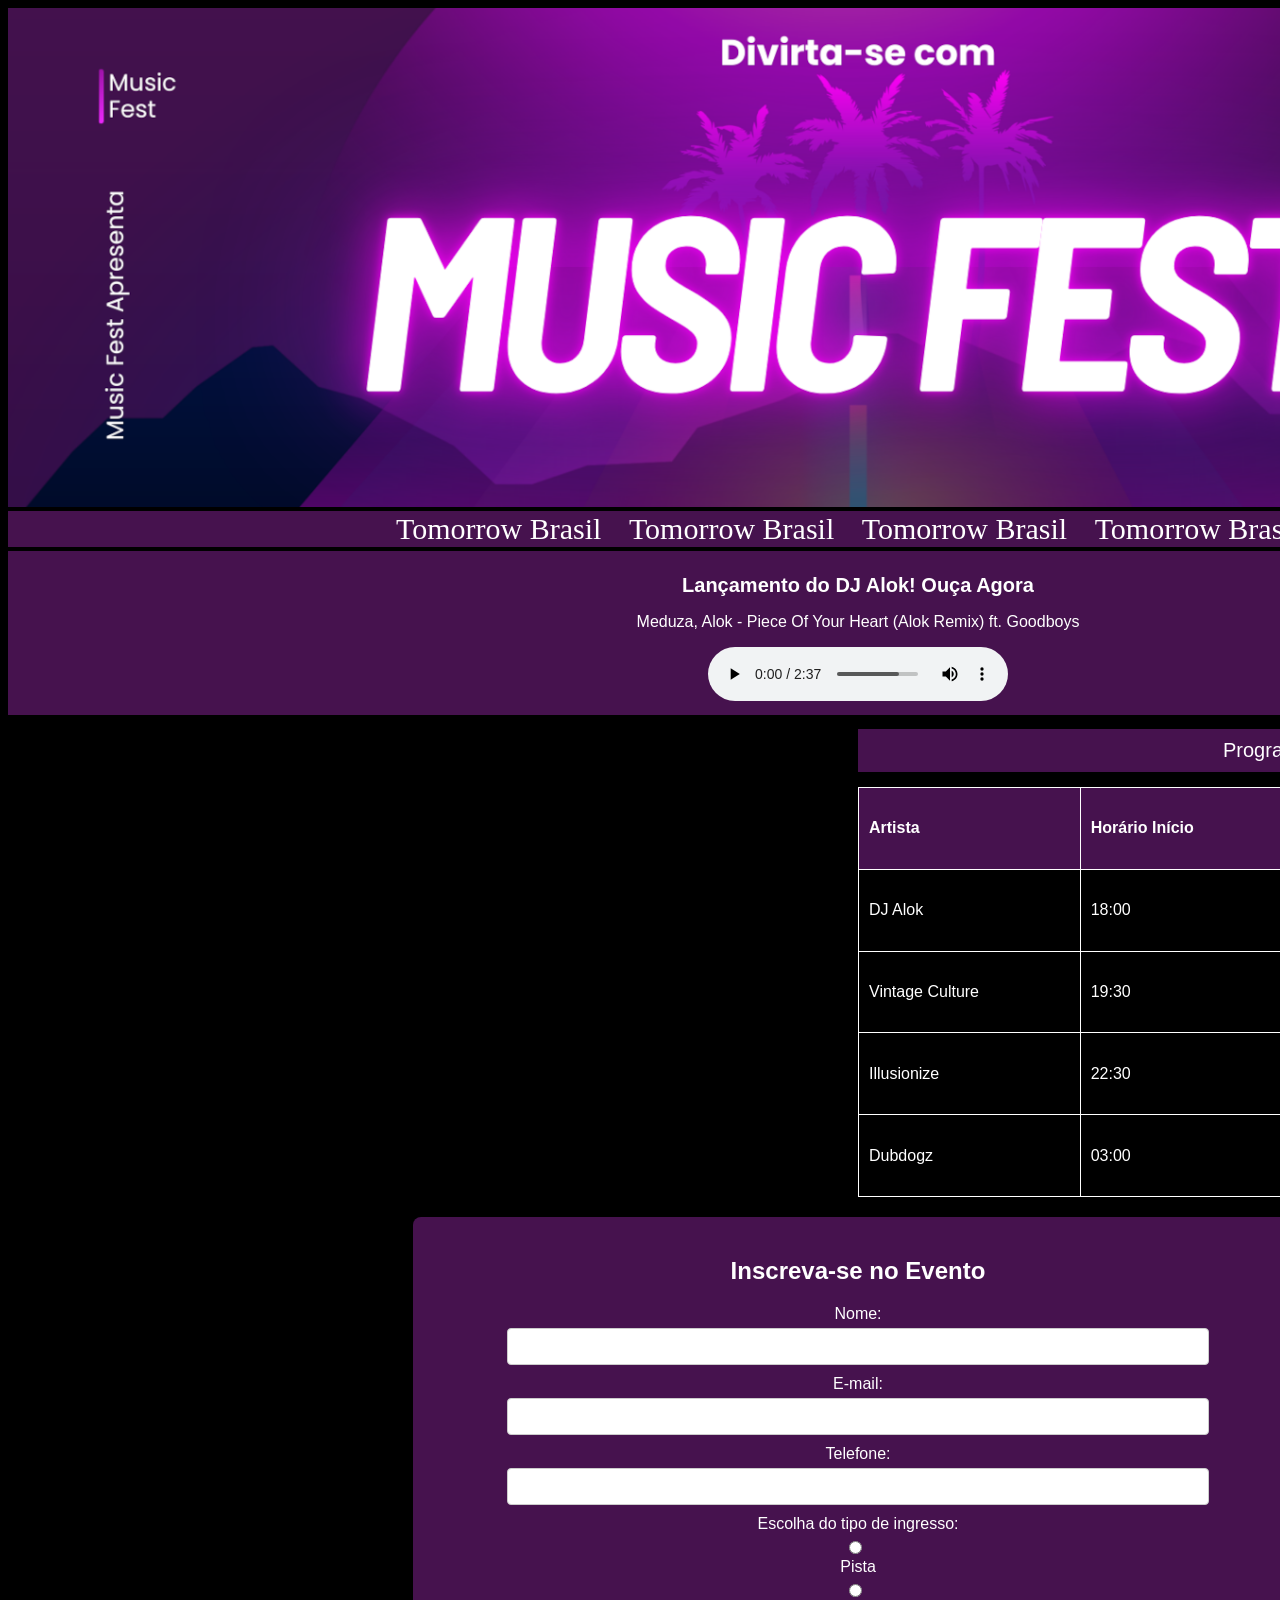
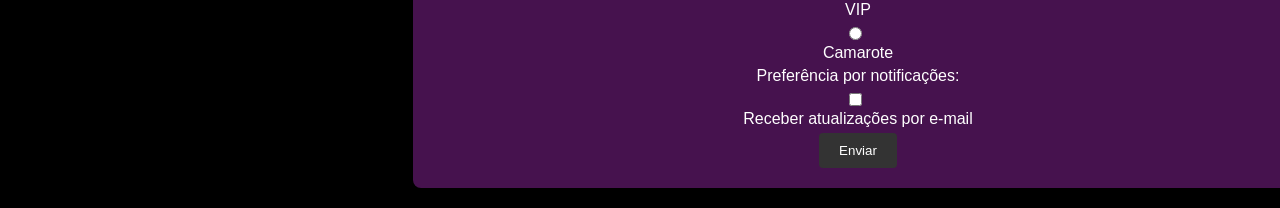
<file: Atividade1/index.html>
<!DOCTYPE html>
<html lang="pt-br">
<head>
    <meta charset="UTF-8">
    <meta name="viewport" content="width=device-width, initial-scale=1.0">
    <title>Music Fest</title>
    <style>
    
    body {
            background-color: #000000; 
            font-family: 'Arial', sans-serif;
        }
        .container {
            width: 1700px;
            margin: 0 auto;
            background-color: #000000;
        }
        header {
            background-color: #46124e;
            color: #ffffff;
            padding: 1px 0;
            text-align: center;
            
        }
        table {
            width: 50%;
            border-collapse: collapse;
        }
        table, th, td {
            border: 1px solid white;
        }
        th, td {
            padding: 10px;
            text-align: left;
            color: white;
        }
        th {
            background-color: #46124e;
        }
        .highlight {
            background-color: #46124e;
            color: white;
            padding: 10px;
            text-align: center;
            margin: 4px 0;
        }
        .form-container {
            background-color: #46124e;
            color: rgb(255, 255, 255);
            padding: 20px;
            margin: 20px auto;
            width: 50%;
            border-radius: 8px;
            text-align: center;
        }
        .form-container label {
            display: block;
            margin-bottom: 5px;
        }
        .form-container input[type="text"], .form-container input[type="email"], .form-container input[type="tel"] {
            width: 80%;
            padding: 10px;
            margin-bottom: 10px;
            border: 1px solid #ccc;
            border-radius: 4px;
            display: block;
            margin-left: auto;
            margin-right: auto;
        }
        .form-container input[type="radio"], .form-container input[type="checkbox"] {
            margin-right: 10px;
        }
        .form-container button {
            background-color: #333;
            color: white;
            padding: 10px 20px;
            border: none;
            border-radius: 4px;
            cursor: pointer;
        }
        .form-container button:hover {
            background-color: #222;
        }
      
    </style>
</head>
<body>
    <div class="container">

        <img src="MusicFest1.png" alt="Imagem da Companhia de Eventos MusicFest" width="1700">
        <header style="font-family: fantasy; font-size: 30px; color: #ffffff; text-align: center;">
            <p style="display: inline; margin-right: 20px;">Tomorrow Brasil</p>
            <p style="display: inline; margin-right: 20px;">Tomorrow Brasil</p>
            <p style="display: inline; margin-right: 20px;">Tomorrow Brasil</p>
            <p style="display: inline; margin-right: 20px;">Tomorrow Brasil</p>
        </header>
        <div class="highlight">
            <h1 style="font-size: 20px;">Lançamento do DJ Alok! Ouça Agora</h1>
            <p>Meduza, Alok - Piece Of Your Heart (Alok Remix) ft. Goodboys</p>
            <audio controls>
                <source src="Iframe Meduza, Alok - Piece Of Your Heart (Alok Remix) ft. Goodboys [MTbX4KC0AaU].mp3" type="audio/mpeg">
            </audio>
        </div>
      
        <div style="display: flex; justify-content: space-between;">

            <iframe width="850" height="478" src="https://www.youtube.com/embed/TfZJaQQ9UYE?autoplay=1&mute=1&si=JhqoTpYGnojwbrOu" title="YouTube video player" frameborder="0" allow="accelerometer; autoplay; clipboard-write; encrypted-media; gyroscope; picture-in-picture; web-share" referrerpolicy="strict-origin-when-cross-origin" allowfullscreen></iframe>
            <table>
                <caption style="caption-side: top; color: white; font-size: 20px; margin-bottom: 15px; margin-top: 10px; background-color: #46124e; padding: 10px;">Programação</caption>
                <tr>
                    <th>Artista</th><th>Horário Início</th><th>Horário Término</th><th>Data</th>
                </tr>
                <tr>
                    <td>DJ Alok</td><td>18:00</td><td>19:00</td><td>21/02/2025</td>
                </tr>
                <tr>
                    <td>Vintage Culture</td><td>19:30</td><td>20:30</td><td>21/02/2025</td>
                </tr>
                <tr>
                    <td>Illusionize</td><td>22:30</td><td>23:30</td><td>21/02/2025</td>
                </tr>
                <tr>
                    <td>Dubdogz</td><td>03:00</td><td>04:00</td><td>22/02/2025</td>
                </tr>
            </table>
        </div>
        <div class="form-container">
            <h2>Inscreva-se no Evento</h2>
            <form>
                <label for="name">Nome:</label>
                <input type="text" id="name" name="name" required>

                <label for="email">E-mail:</label>
                <input type="email" id="email" name="email" required>

                <label for="phone">Telefone:</label>
                <input type="tel" id="phone" name="phone" required>

                <label>Escolha do tipo de ingresso:</label>
                <input type="radio" id="pista" name="ticket" value="Pista" required>
                <label for="pista">Pista</label>
                <input type="radio" id="vip" name="ticket" value="VIP" required>
                <label for="vip">VIP</label>
                <input type="radio" id="camarote" name="ticket" value="Camarote" required>
                <label for="camarote">Camarote</label>

                <label for="updates">Preferência por notificações:</label>
                <input type="checkbox" id="updates" name="updates">
                <label for="updates">Receber atualizações por e-mail</label>

                <button type="submit">Enviar</button>
            </form>
        </div>
    </div>
</body>
</html>
</file>
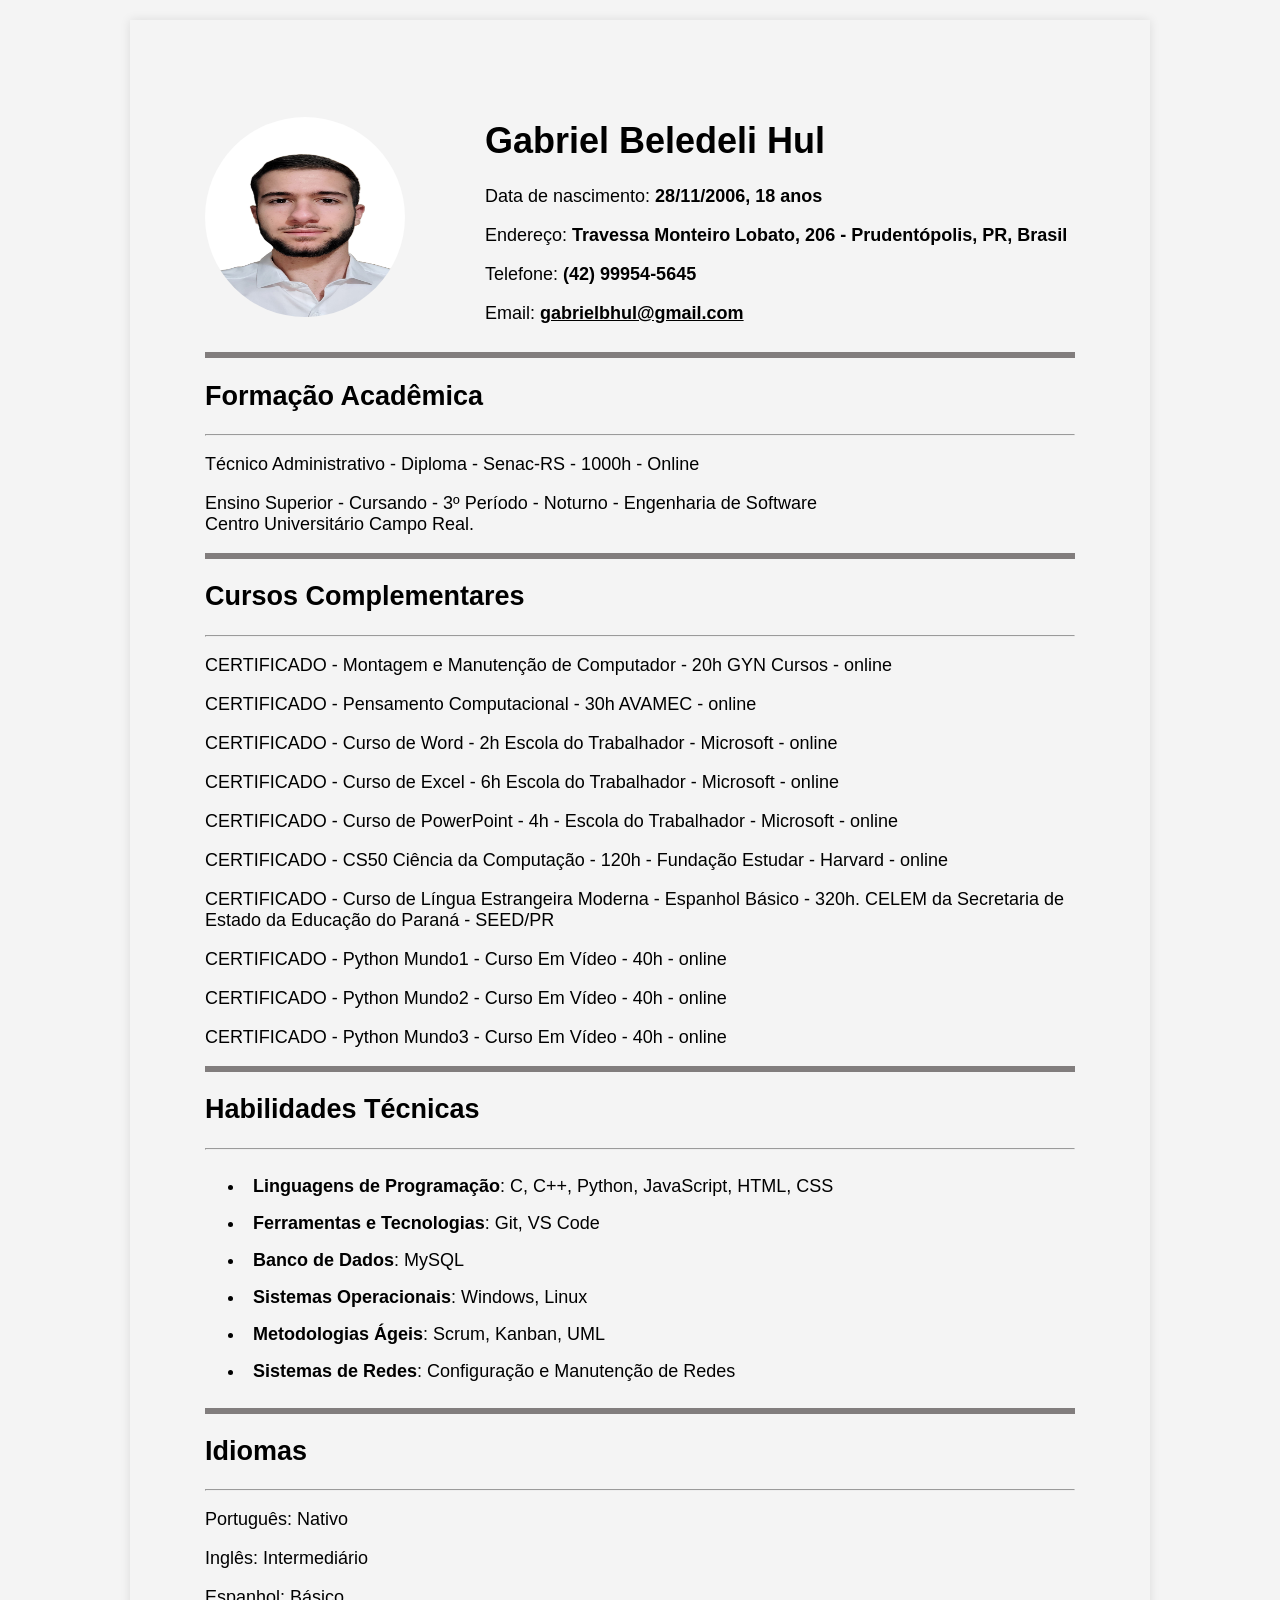
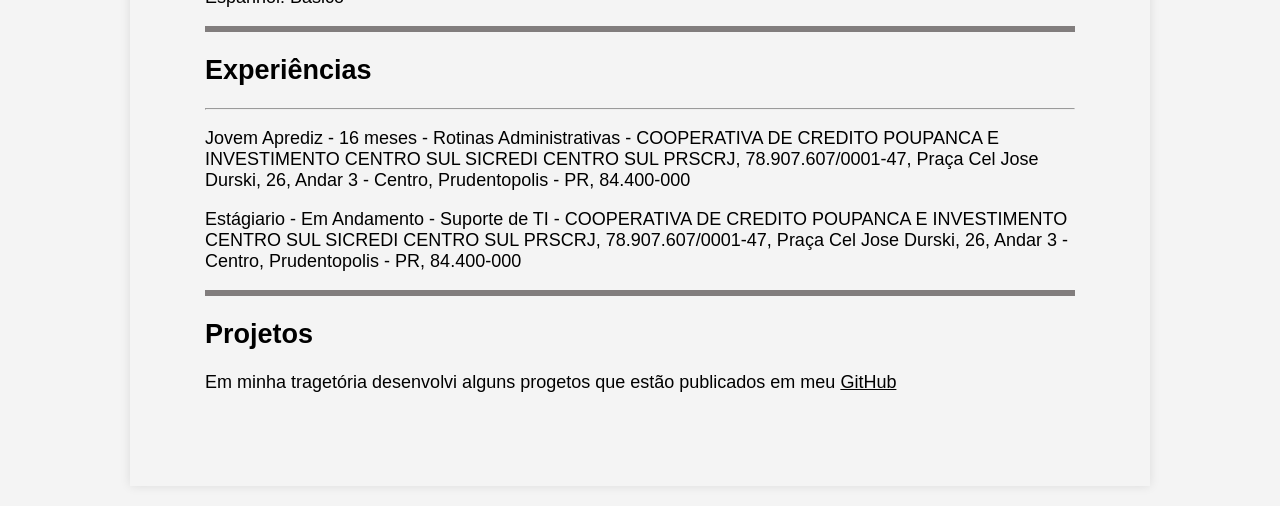
<file: Atividade2/index.htm>
<!DOCTYPE html>
<html lang="pt-br">
<head>
    <meta charset="UTF-8">
    <meta name="viewport" content="width=device-width, initial-scale=1.0">
    <title>Currículo.pdf</title>
    <link rel="stylesheet" href="estilo.css">
    <link rel="icon" href="ico.png" type="image/png">
</head>
<body>
    <div class="container">
        <div>
            <img src="foto.jpg" alt="Foto Minha" id="fotoeu">
        </div>
        <header>
            <h1><strong>Gabriel Beledeli Hul</strong></h1>
            <p>Data de nascimento: <strong>28/11/2006, 18 anos</strong></p>
            <p>Endereço: <strong>Travessa Monteiro Lobato, 206 - Prudentópolis, PR, Brasil</strong></p>
            <p>Telefone: <strong>(42) 99954-5645</strong></p>
            <p>Email: <strong><a href="mailto:gabrielbhul@gmail.com" style="color: black;">gabrielbhul@gmail.com</a></strong></p>
        </header>
    </div>
    <hr class="linha">
    <h2>Formação Acadêmica</h2>
    <hr>
    <p>Técnico Administrativo - Diploma - Senac-RS - 1000h - Online</p>
    <p>Ensino Superior - Cursando - 3º Período - Noturno - Engenharia de Software <br>Centro Universitário Campo Real.</p>
    <hr class="linha">
    <h2>Cursos Complementares</h2>
    <hr>
    <p>CERTIFICADO - Montagem e Manutenção de Computador - 20h GYN Cursos - online</p>
    <p>CERTIFICADO - Pensamento Computacional - 30h AVAMEC - online</p>
    <p>CERTIFICADO - Curso de Word - 2h Escola do Trabalhador - Microsoft - online</p>
    <p>CERTIFICADO - Curso de Excel - 6h Escola do Trabalhador - Microsoft - online</p>
    <p>CERTIFICADO - Curso de PowerPoint - 4h - Escola do Trabalhador - Microsoft - online</p>
    <p>CERTIFICADO - CS50 Ciência da Computação - 120h - Fundação Estudar - Harvard - online</p>
    <p>CERTIFICADO - Curso de Língua Estrangeira Moderna - Espanhol Básico - 320h. CELEM da Secretaria de Estado da Educação do Paraná - SEED/PR</p>
    <p>CERTIFICADO - Python Mundo1 - Curso Em Vídeo - 40h - online</p>
    <p>CERTIFICADO - Python Mundo2 - Curso Em Vídeo - 40h - online</p>
    <p>CERTIFICADO - Python Mundo3 - Curso Em Vídeo - 40h - online</p>
    <hr class="linha">
    <h2>Habilidades Técnicas</h2>
    <hr>
    <ul>
        <li class="lista"><strong>Linguagens de Programação</strong>: C, C++, Python, JavaScript, HTML, CSS</li>
        <li class="lista"><strong>Ferramentas e Tecnologias</strong>: Git, VS Code</li>
        <li class="lista"><strong>Banco de Dados</strong>: MySQL</li>
        <li class="lista"><strong>Sistemas Operacionais</strong>: Windows, Linux</li>
        <li class="lista"><strong>Metodologias Ágeis</strong>: Scrum, Kanban, UML</li>
        <li class="lista"><strong>Sistemas de Redes</strong>: Configuração e Manutenção de Redes</li>
    </ul>
    <hr class="linha">
    <h2>Idiomas</h2>
    <hr>
    <p>Português: Nativo</p>
    <p>Inglês: Intermediário</p>
    <p>Espanhol: Básico</p>
    <hr class="linha">
    <h2>Experiências</h2>
    <hr>
    <p>Jovem Aprediz - 16 meses - Rotinas Administrativas - COOPERATIVA DE CREDITO POUPANCA E INVESTIMENTO CENTRO SUL SICREDI CENTRO SUL PRSCRJ, 78.907.607/0001-47, Praça Cel Jose Durski, 26, Andar 3 - Centro, Prudentopolis - PR, 84.400-000</p>
    <p>Estágiario - Em Andamento - Suporte de TI - COOPERATIVA DE CREDITO POUPANCA E INVESTIMENTO CENTRO SUL SICREDI CENTRO SUL PRSCRJ, 78.907.607/0001-47, Praça Cel Jose Durski, 26, Andar 3 - Centro, Prudentopolis - PR, 84.400-000</p>
    <hr class="linha">
    <h2>Projetos</h2>
    <p>Em minha tragetória desenvolvi alguns progetos que estão publicados em meu <a href="https://github.com/GabrielBeledeli" target="_blank" style="color: black;">GitHub </a></p>
</body>
</html>
</file>
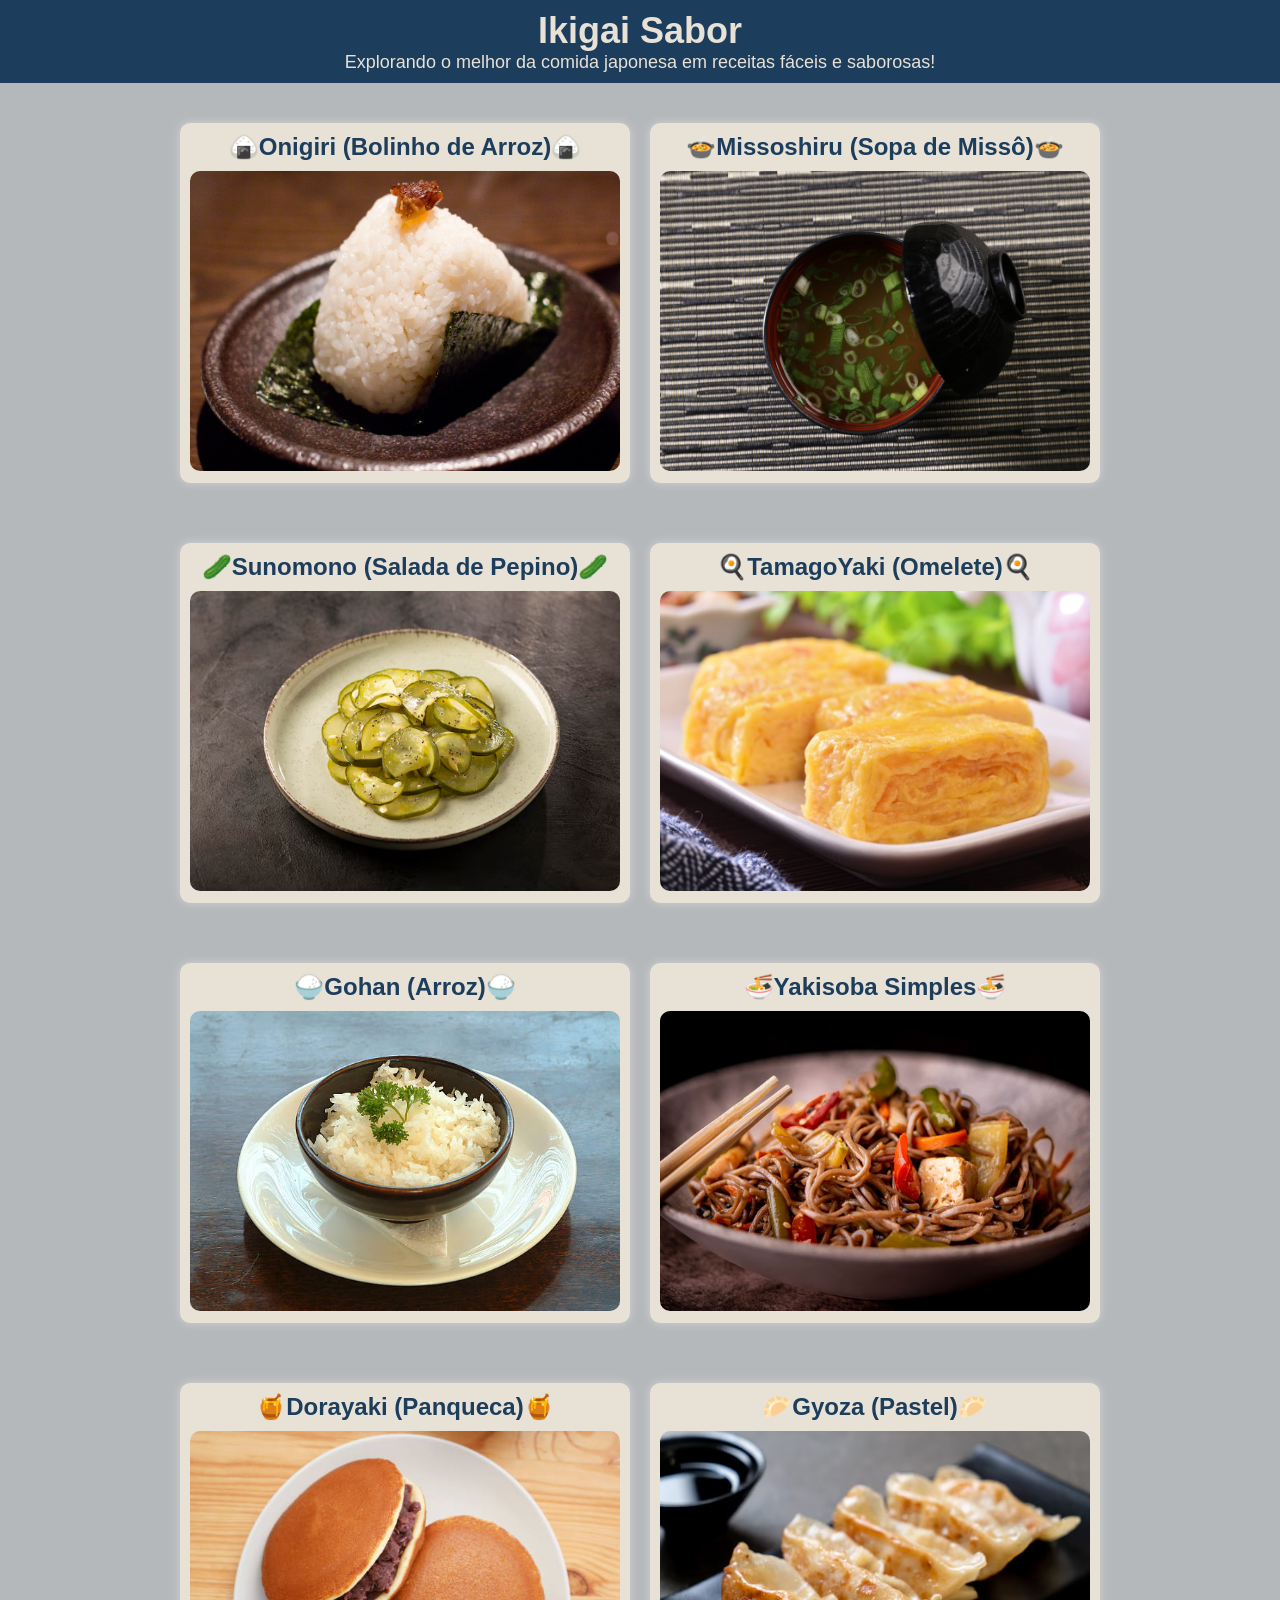
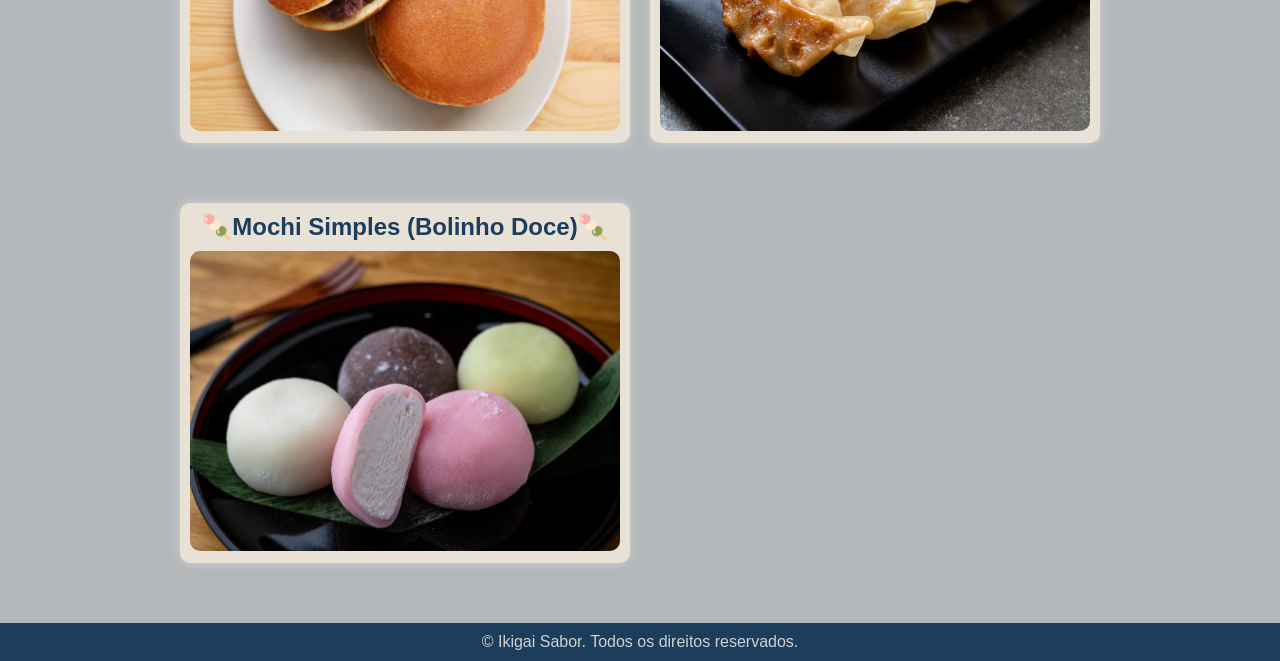
<file: Atividade4/index.html>
<!DOCTYPE html>
<html lang="pt-br">
<head>
    <meta charset="UTF-8">
    <meta name="viewport" content="width=device-width, initial-scale=1.0">
    <title>Ikigai Sabor</title>
    <link rel="stylesheet" href="css/style.css">
</head>
<body>
    <header>
        <h1>Ikigai Sabor</h1>
        <p>Explorando o melhor da comida japonesa em receitas fáceis e saborosas!</p>
    </header>
    <div class="container">
        <div class="grid">
            <div class="receita">
                <h2>Onigiri (Bolinho de Arroz)</h2>
                <img class="imagens" src="img/onigiri.jpg" alt="Onirigi">
                <h3>Ingredientes:</h3>
                <ul>
                    <li>2 xícaras de arroz japonês cozido</li>
                    <li>1 folha de nori (alga) cortada em tiras</li>
                    <li>1 pitada de sal</li>
                    <li>Recheio opcional: atum com maionese, salmão grelhado ou ameixa japonesa</li>
                </ul>
                <h3>Modo de Preparo:</h3>
                <ol>
                    <li>Molhe as mãos e polvilhe um pouco de sal.</li>
                    <li>Pegue uma porção de arroz e modele em formato de triângulo ou bola.</li>
                    <li>Se quiser, coloque um pouco de recheio no centro antes de fechar.</li>
                    <li>Enrole com uma tira de alga e pronto!</li>
                </ol>
            </div>

            <div class="receita">
                <h2>Missoshiru (Sopa de Missô)</h2>
                <img class="imagens" src="img/missoshiru.jpg" alt="Missoshiru">
                <h3>Ingredientes:</h3>
                <ul>
                    <li>2 colheres de sopa de pasta de missô</li>
                    <li>500ml de água</li>
                    <li>1 colher de sopa de hondashi (tempero de peixe)</li>
                    <li>½ xícara de tofu em cubos</li>
                    <li>1 colher de sopa de cebolinha picada</li>
                </ul>
                <h3>Modo de Preparo:</h3>
                <ol>
                    <li>Ferva a água e dissolva o hondashi.</li>
                    <li>Adicione a pasta de missô e mexa bem.</li>
                    <li>Acrescente o tofu e cozinhe por 2 minutos.</li>
                    <li>Finalize com a cebolinha e sirva quente.</li>
                </ol>
            </div>
            <div class="receita">
                <h2>Sunomono (Salada de Pepino)</h2>
                <img class="imagens" src="img/sunomono.avif" alt="Sunomono">
                <h3>Ingredientes:</h3>
                <ul>
                    <li>1 pepino japonês fatiado bem fino</li>
                    <li>1 colher de sopa de vinagre de arroz</li>
                    <li>1 colher de chá de açúcar</li>
                    <li>1 pitada de sal</li>
                    <li>Gergelim para decorar</li>
                </ul>
                <h3>Modo de Preparo:</h3>
                <ol>
                    <li>Misture o pepino com o sal e deixe descansar por 10 minutos.</li>
                    <li>Enxágue e escorra bem.</li>
                    <li>Em uma tigela, misture o vinagre e o açúcar até dissolver.</li>
                    <li>Jogue sobre o pepino e misture.</li>
                    <li>Finalize com gergelim e sirva gelado.</li>
                </ol>
            </div>
            <div class="receita">
                <h2>TamagoYaki (Omelete)</h2>
                <img class="imagens" src="img/tamagoyaki.jpg" alt="TamagoYaki">
                <h3>Ingredientes:</h3>
                <ul>
                    <li>2 ovos</li>
                    <li>1 colher de chá de açúcar</li>
                    <li>1 colher de chá de molho de soja (shoyu)</li>
                    <li>Óleo para untar</li>
                </ul>
                <h3>Modo de Preparo:</h3>
                <ol>
                    <li>Bata os ovos com o açúcar e o shoyu.</li>
                    <li>Aqueça uma frigideira com um pouco de óleo.</li>
                    <li>Despeje uma camada fina da mistura e cozinhe até firmar.</li>
                    <li>Enrole e empurre para o lado da frigideira.</li>
                    <li>Despeje mais um pouco da mistura, espere firmar e enrole novamente.</li>
                    <li>Repita até terminar os ovos. Fatie e sirva.</li>
                </ol>
            </div>
            <div class="receita">
                <h2>Gohan (Arroz)</h2>
                <img class="imagens" src="img/gohan.jpg" alt="Gohan">
                <h3>Ingredientes:</h3>
                <ul>
                    <li>2 xícaras de arroz japonês</li>
                    <li>2 xícaras de água</li>
                </ul>
                <h3>Modo de Preparo:</h3>
                <ol>
                    <li>Lave o arroz até a água ficar transparente.</li>
                    <li>Coloque o arroz e a água na panela.</li>
                    <li>Cozinhe em fogo alto até ferver, depois abaixe e tampe.</li>
                    <li>Cozinhe por 15 minutos e desligue.</li>
                    <li>Deixe descansar por 10 minutos antes de servir.</li>
                </ol>
            </div>
            <div class="receita">
                <h2>Yakisoba Simples</h2>
                <img class="imagens" src="img/yakisoba.jpg" alt="Yakisoba">
                <h3>Ingredientes:</h3>
                <ul>
                    <li>200g de macarrão para yakisoba</li>
                    <li>½ cenoura fatiada</li>
                    <li>½ pimentão fatiado</li>
                    <li>½ cebola fatiada</li>
                    <li>200g de frango em tiras</li>
                    <li>2 colheres de sopa de molho shoyu</li>
                    <li>1 colher de sopa de óleo de gergelim (opcional)</li>
                </ul>
                <h3>Modo de Preparo:</h3>
                <ol>
                    <li>Cozinhe o macarrão e reserve.</li>
                    <li>Em uma frigideira, refogue o frango com um pouco de óleo.</li>
                    <li>Adicione os legumes e refogue por 3 minutos.</li>
                    <li>Acrescente o macarrão e o shoyu, misturando bem.</li>
                    <li>Finalize com óleo de gergelim e sirva quente.</li>
                </ol>
            </div>
            <div class="receita">
                <h2>Dorayaki (Panqueca)</h2>
                <img class="imagens" src="img/dorayaki.jpg" alt="Dorayaki">
                <h3>Ingredientes:</h3>
                <ul>
                    <li>2 ovos</li>
                    <li>100g de açúcar</li>
                    <li>1 colher de sopa de mel</li>
                    <li>130g de farinha de trigo</li>
                    <li>½ colher de chá de fermento em pó</li>
                    <li>50ml de água</li>
                    <li>Doce de feijão azuki (anko) ou outro recheio de sua preferência</li>
                </ul>
                <h3>Modo de Preparo:</h3>
                <ol>
                    <li>Misture os ovos, o açúcar e o mel até obter uma mistura homogênea.</li>
                    <li>Peneire a farinha e o fermento, adicionando à mistura. Mexa bem.</li>
                    <li>Acrescente a água aos poucos até obter uma massa lisa.</li>
                    <li>Aqueça uma frigideira antiaderente e despeje pequenas porções da massa.</li>
                    <li>Cozinhe até formar bolhas na superfície, depois vire e doure o outro lado.</li>
                    <li>Recheie com doce de feijão azuki e feche como um sanduíche.</li>
                </ol>
            </div>
            <div class="receita">
                <h2>Gyoza (Pastel)</h2>
                <img class="imagens" src="img/gyoza.avif" alt="Gyoza">
                <h3>Ingredientes:</h3>
                <ul>
                    <li>200g de carne de porco moída</li>
                    <li>1 xícara de repolho picado</li>
                    <li>1 dente de alho picado</li>
                    <li>1 colher de chá de gengibre ralado</li>
                    <li>1 colher de sopa de shoyu</li>
                    <li>Massa pronta para gyoza</li>
                    <li>Óleo para fritar</li>
                    <li>Água para cozinhar</li>
                </ul>
                <h3>Modo de Preparo:</h3>
                <ol>
                    <li>Misture a carne de porco, repolho, alho, gengibre e shoyu até formar um recheio homogêneo.</li>
                    <li>Coloque uma pequena porção do recheio no centro da massa de gyoza.</li>
                    <li>Umedeça as bordas da massa com água e dobre ao meio, apertando as laterais.</li>
                    <li>Para fritar: aqueça uma frigideira com óleo, doure a base dos gyozas, adicione um pouco de água e tampe até cozinhar.</li>
                    <li>Para cozinhar: ferva água e cozinhe os gyozas até ficarem macios.</li>
                </ol>
            </div>
            <div class="receita">
                <h2>Mochi Simples (Bolinho Doce)</h2>
                <img class="imagens" src="img/mochi.jpg" alt="Mochi">
                <h3>Ingredientes:</h3>
                <ul>
                    <li>1 xícara de farinha de arroz glutinoso</li>
                    <li>¾ xícara de água</li>
                    <li>¼ xícara de açúcar</li>
                    <li>Amido de milho (para polvilhar)</li>
                    <li>Recheio opcional: pasta de feijão azuki, chocolate ou morango</li>
                </ul>
                <h3>Modo de Preparo:</h3>
                <ol>
                    <li>Misture a farinha de arroz, água e açúcar até formar uma massa homogênea.</li>
                    <li>Cozinhe no micro-ondas por 1 minuto, mexa e repita até obter uma massa pegajosa.</li>
                    <li>Polvilhe amido de milho em uma superfície e modele pequenos bolinhos.</li>
                    <li>Se desejar, recheie com pasta de feijão azuki ou outra opção antes de fechar.</li>
                    <li>Sirva frio ou levemente aquecido.</li>
                </ol>
            </div>
        </div>
    </div>
    <footer>
        <p>&copy; Ikigai Sabor. Todos os direitos reservados.</p>
    </footer>
</body>
</html>
</file>
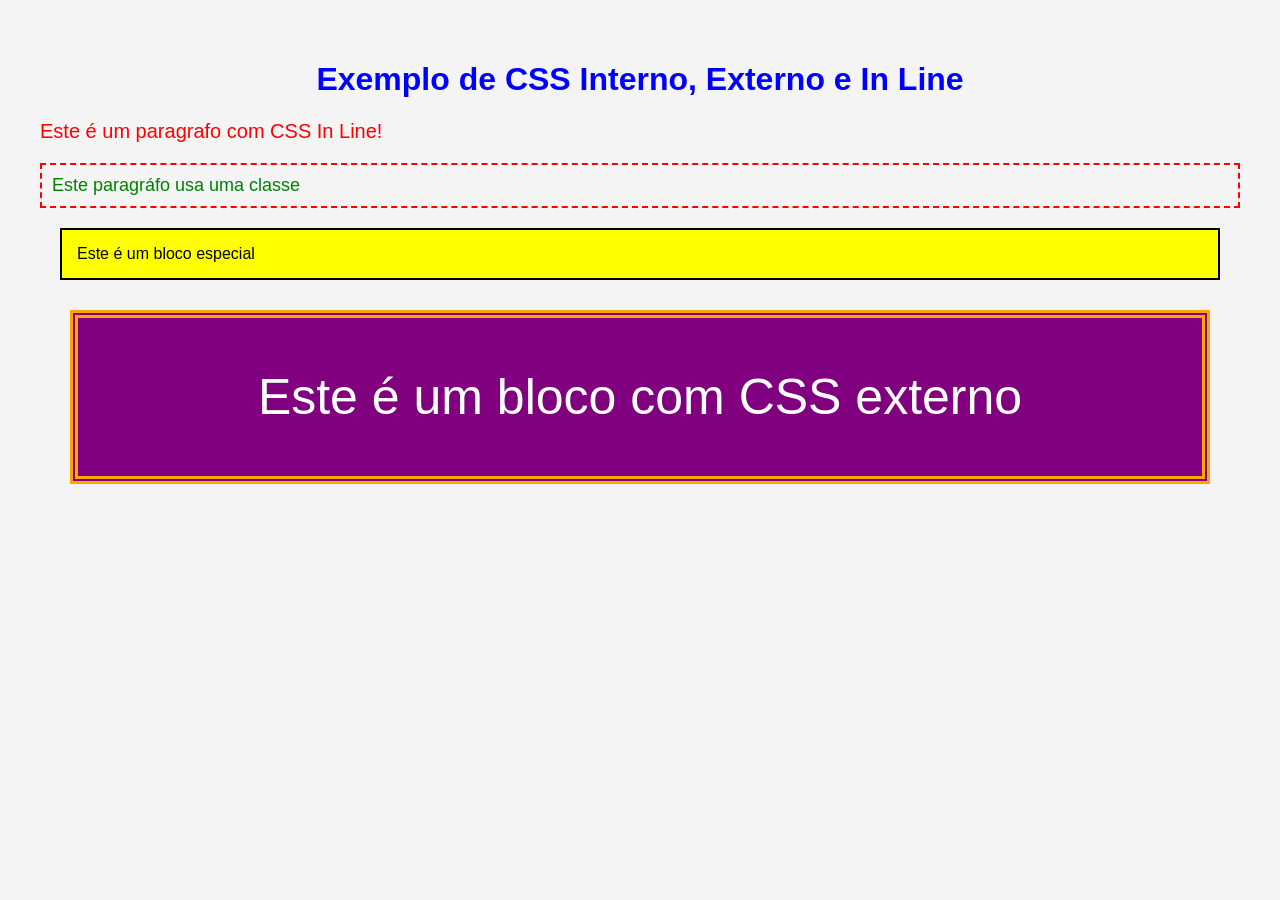
<file: Aula4/index.html>
<!DOCTYPE html>
<html lang="pt-br">
<head>
    <meta charset="UTF-8">
    <meta name="viewport" content="width=device-width, initial-scale=1.0">
    <title>Exemplo de CSS</title>
    <!-- CSS Exteno -->
     <link rel="stylesheet" href="estilo.css">
    <!-- CSS Interno -->
    <style>
        body{
            font-family: arial, sans-serif;
            background-color: #f4f4f4;
            margin: 20px;
            padding: 20px;
        }
        h1{
            color: blue;
            text-align: center;
        }
        .destaque{
            color: green;
            font-size: 18px;
            border: 2px dashed red;
            padding: 10px;
        }
        #especial{
            background-color: yellow;
            margin: 20px;
            padding: 15px;
            border: 2px solid black;
        }
    </style>
</head>
<body>
    <h1>Exemplo de CSS Interno, Externo e In Line</h1>
    <!-- In Line -->
    <p style="color: red; font-size: 20px;">Este é um paragrafo com CSS In Line!</p>

    <!-- Destaque -->
     <p class="destaque">Este paragráfo usa uma classe</p>

    <!-- ID -->
     <div id="especial">Este é um bloco especial</div>

    <!-- Externo -->
    <div class="externo">Este é um bloco com CSS externo</div>
    

</body>
</html>
</file>
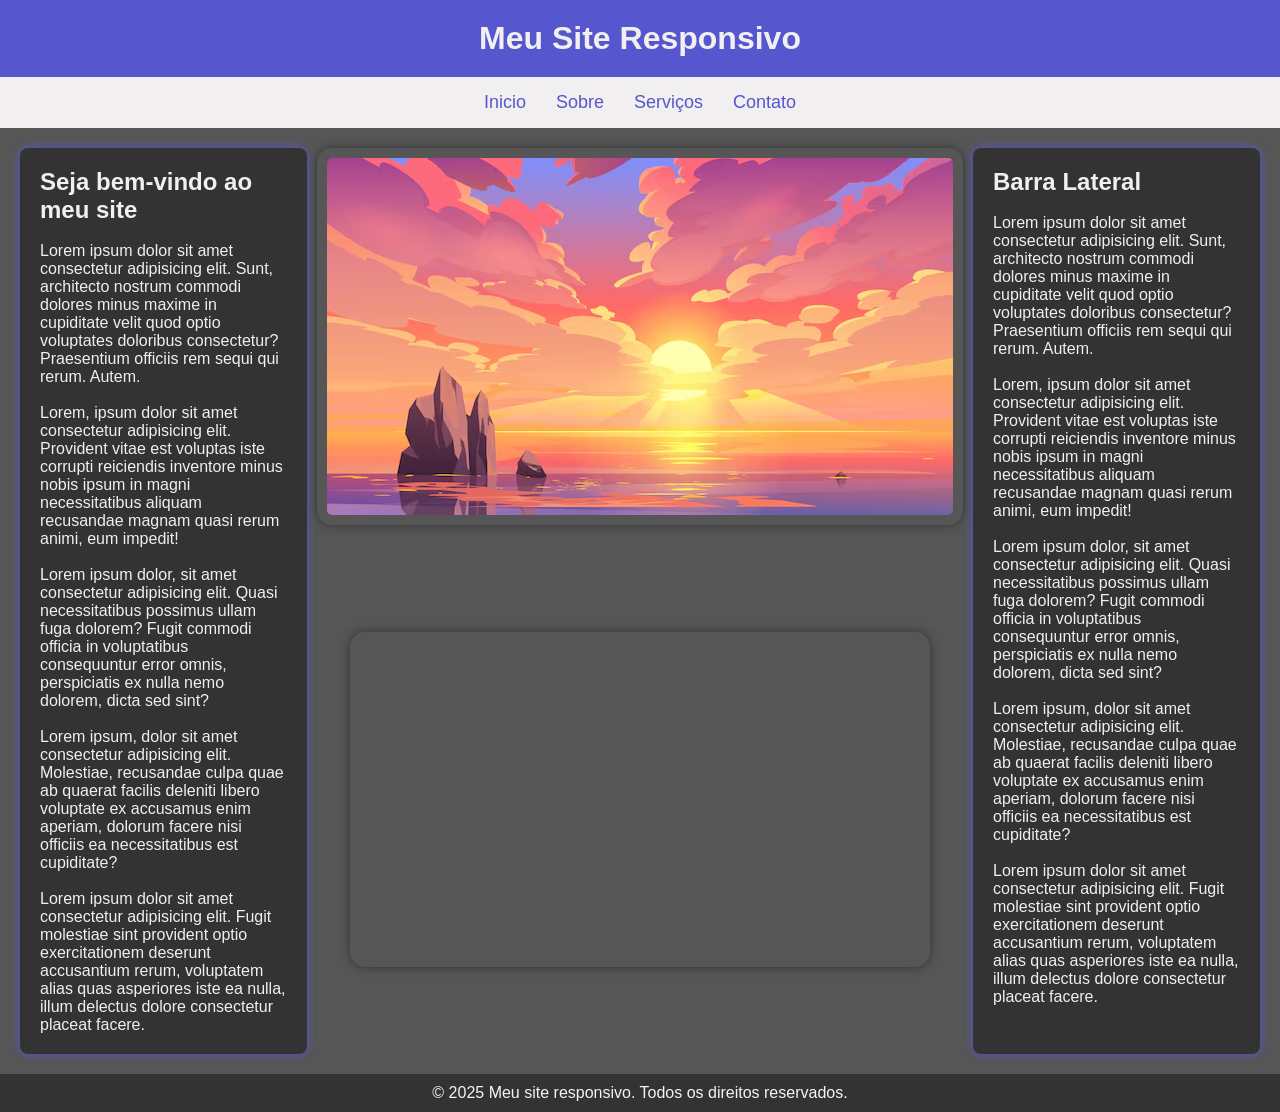
<file: Aula5/index.html>
<!DOCTYPE html>
<html lang="pt-br">
<head>
    <meta charset="UTF-8">
    <meta name="viewport" content="width=device-width, initial-scale=1.0">
    <title>aula5
    </title>
   <link rel="stylesheet" href="css/estilo.css">
</head>
<body>  
    <header>
        <h1>Meu Site Responsivo</h1>
    </header>
    <nav>
        <ul>
            <li><a href="">Inicio</a></li>
            <li><a href="">Sobre</a></li>
            <li><a href="">Serviços</a></li>
            <li><a href="">Contato</a></li>
        </ul>
    </nav>
 
    <main class="container">
        <section class="conteudo">
            <h2>Seja bem-vindo ao meu site</h2><br>
            <p>Lorem ipsum dolor sit amet consectetur adipisicing elit. Sunt, architecto nostrum commodi dolores minus maxime in cupiditate velit quod optio voluptates doloribus consectetur? Praesentium officiis rem sequi qui rerum. Autem.</p><br>
            <p>Lorem, ipsum dolor sit amet consectetur adipisicing elit. Provident vitae est voluptas iste corrupti reiciendis inventore minus nobis ipsum in magni necessitatibus aliquam recusandae magnam quasi rerum animi, eum impedit!</p><br>
            <p>Lorem ipsum dolor, sit amet consectetur adipisicing elit. Quasi necessitatibus possimus ullam fuga dolorem? Fugit commodi officia in voluptatibus consequuntur error omnis, perspiciatis ex nulla nemo dolorem, dicta sed sint?</p><br>
            <p>Lorem ipsum, dolor sit amet consectetur adipisicing elit. Molestiae, recusandae culpa quae ab quaerat facilis deleniti libero voluptate ex accusamus enim aperiam, dolorum facere nisi officiis ea necessitatibus est cupiditate?</p><br>
            <p>Lorem ipsum dolor sit amet consectetur adipisicing elit. Fugit molestiae sint provident optio exercitationem deserunt accusantium rerum, voluptatem alias quas asperiores iste ea nulla, illum delectus dolore consectetur placeat facere.</p>
        </section>
        <section class="secao">
            <img src="./img/imagem2.avif" alt="imagem" class="imagem">
            <iframe class="video" width="560" height="315" src="https://www.youtube.com/embed/2avT63Pjljg?autoplay=1&mute=1&loop=1&si=TrgHsT_4EB38lihn" title="YouTube video player" frameborder="0" allow="accelerometer; autoplay; clipboard-write; encrypted-media; gyroscope; picture-in-picture; web-share" referrerpolicy="strict-origin-when-cross-origin" allowfullscreen></iframe>
        </section>

        <aside class="sidebar">
            <h2>Barra Lateral</h2><br>
            <p>Lorem ipsum dolor sit amet consectetur adipisicing elit. Sunt, architecto nostrum commodi dolores minus maxime in cupiditate velit quod optio voluptates doloribus consectetur? Praesentium officiis rem sequi qui rerum. Autem.</p><br>
            <p>Lorem, ipsum dolor sit amet consectetur adipisicing elit. Provident vitae est voluptas iste corrupti reiciendis inventore minus nobis ipsum in magni necessitatibus aliquam recusandae magnam quasi rerum animi, eum impedit!</p><br>
            <p>Lorem ipsum dolor, sit amet consectetur adipisicing elit. Quasi necessitatibus possimus ullam fuga dolorem? Fugit commodi officia in voluptatibus consequuntur error omnis, perspiciatis ex nulla nemo dolorem, dicta sed sint?</p><br>
            <p>Lorem ipsum, dolor sit amet consectetur adipisicing elit. Molestiae, recusandae culpa quae ab quaerat facilis deleniti libero voluptate ex accusamus enim aperiam, dolorum facere nisi officiis ea necessitatibus est cupiditate?</p><br>
            <p>Lorem ipsum dolor sit amet consectetur adipisicing elit. Fugit molestiae sint provident optio exercitationem deserunt accusantium rerum, voluptatem alias quas asperiores iste ea nulla, illum delectus dolore consectetur placeat facere.</p>
        </aside>
    </main>
    <footer>
        <p>&copy; 2025 Meu site responsivo. Todos os direitos reservados.</p>
    </footer>
</body>
</html>
</file>
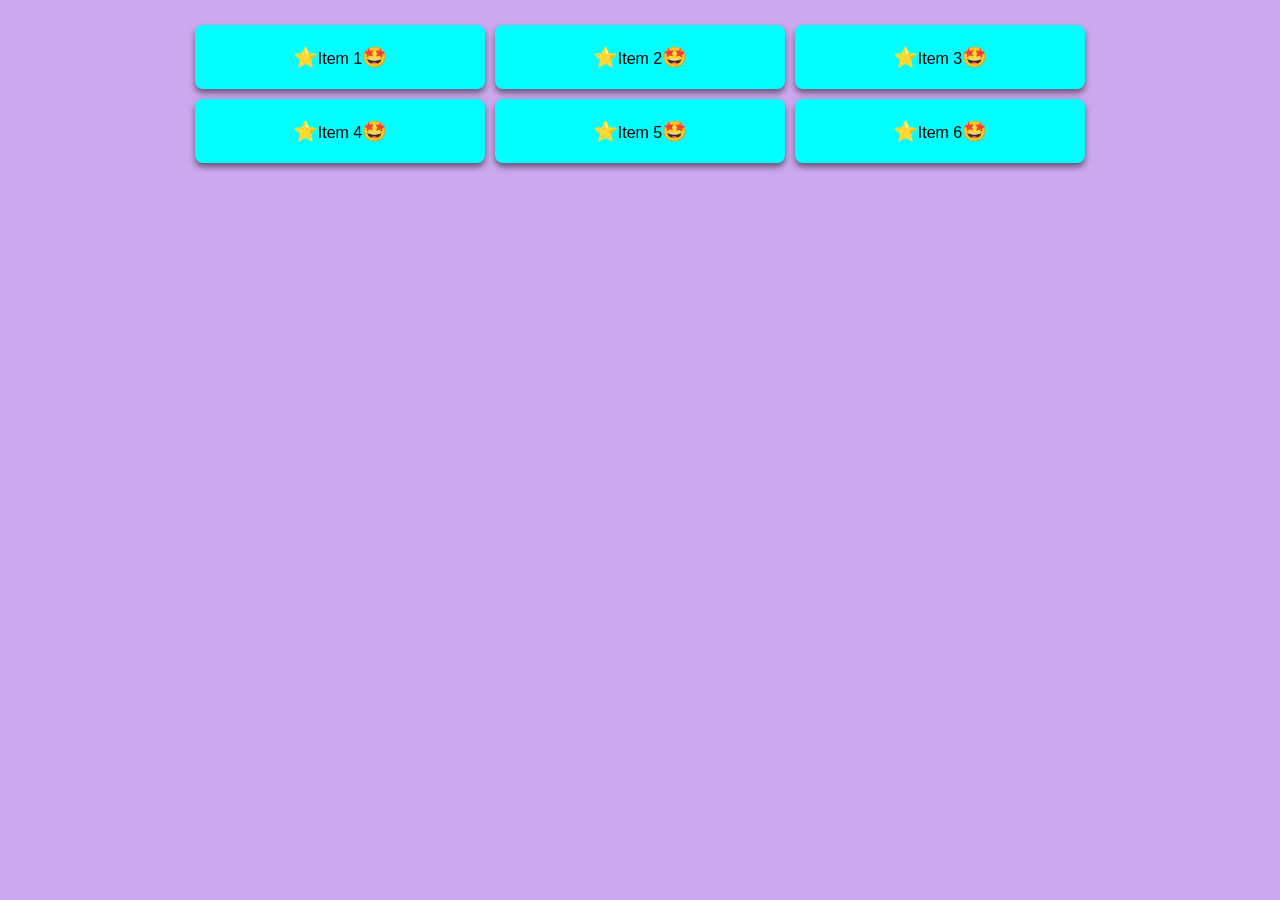
<file: Aula6-2/index.html>
<!DOCTYPE html>
<html lang="pt-BR">
<head>
    <meta charset="UTF-8">
    <meta name="viewport" content="width=device-width, initial-scale=1.0">
    <title>Layout com Grid e Pseudo-elementos</title>
    <style>
 
     body{
        font-family: Verdana, Geneva, Tahoma, sans-serif;
        margin: 0;
        padding: 0;
        background-color: rgb(204, 168, 238);
     }


     /*Container principal usando Grid*/
     .container{
        display: grid;
        grid-template-columns: repeat(3, 1fr); /*Cria 3 colunas de tamanho igual*/
        padding: 20px;
        max-width: 900px;
        margin: auto; /*centralizar na página*/
     }


     /*estilizar os itens*/
     .item{
        background-color: aqua;
        padding: 20px;
        margin: 5px;
        text-align: center;
        border-radius: 8px; /*arredondar as bordas*/
        box-shadow: 0 4px 6px rgba(0,0,0,0.5);/*adiciona a sombra*/
        position: relative;
     }


     /*pseudo-classe*/
     .item:hover{
        background-color: chartreuse;
        transform: scale(1.05);/*zoom*/
        transition: 0.3s;/*animação*/
     }
     /*estilizar um filho especifica*/
     .item:nth-child(2):hover{
        background-color: goldenrod;
     }


     /*pseudo-elementos*/
     .item::before{
        content:"⭐";
        font-size: 20px;
     }


     .item::after{
        content:"🤩" ;
        font-size: 20px;
     }


    </style>
</head>
<body>
    <div class="container">
        <div class="item">Item 1</div>
        <div class="item">Item 2</div>
        <div class="item">Item 3</div>
        <div class="item">Item 4</div>
        <div class="item">Item 5</div>
        <div class="item">Item 6</div>
    </div>
</body>
</html>
</file>
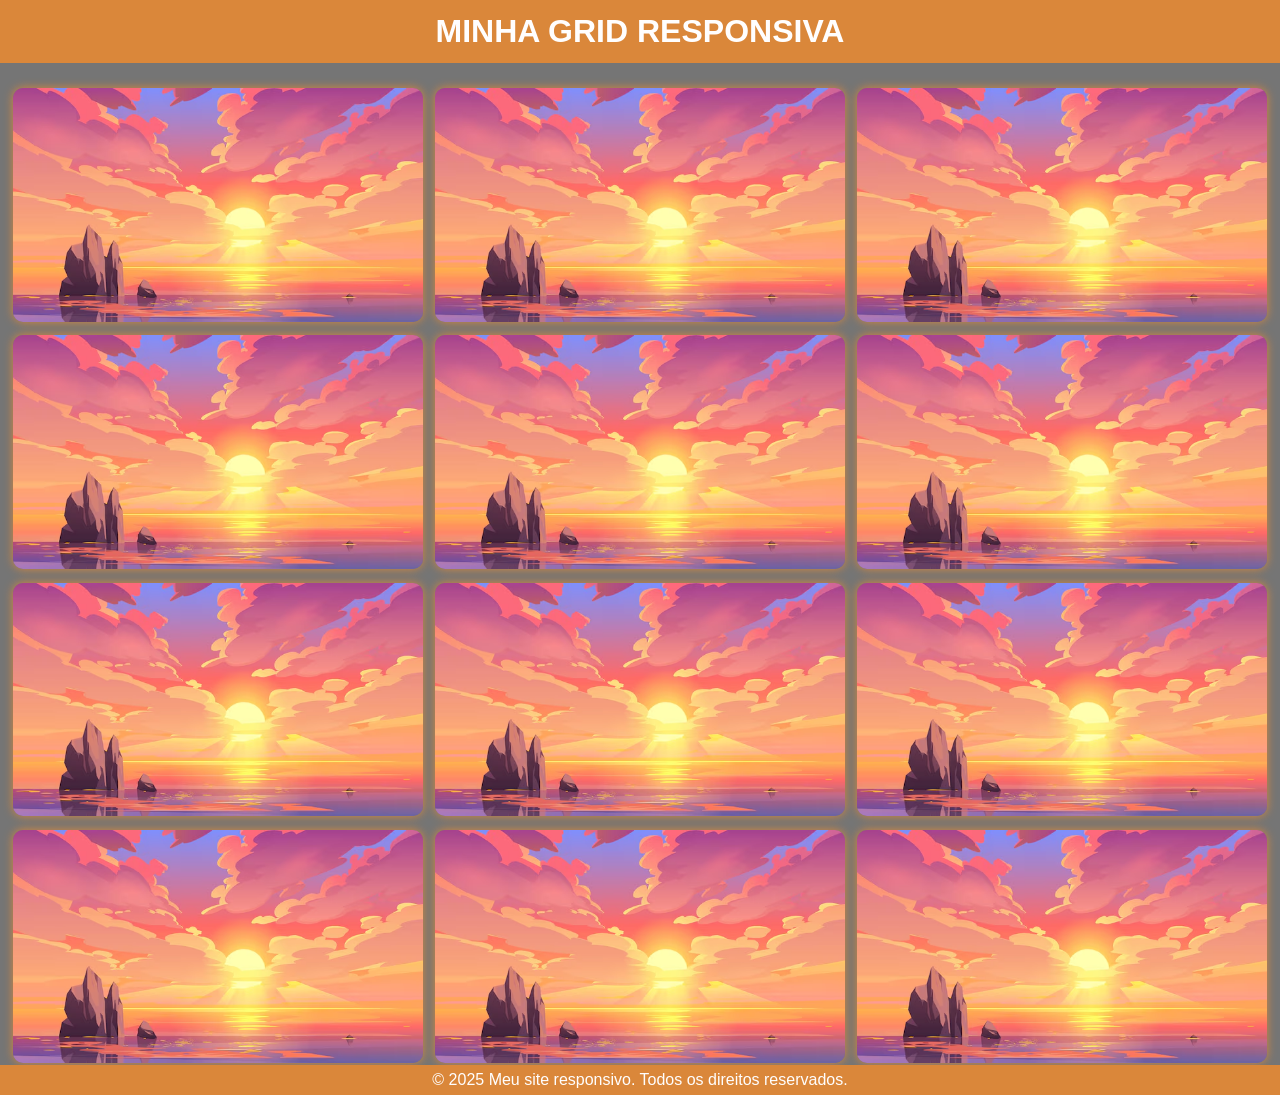
<file: Aula6/index.html>
<!DOCTYPE html>
<html lang="PT-BR">
<head>
    <meta charset="UTF-8">
    <meta name="viewport" content="width=device-width, initial-scale=1.0">
    <title>GRID</title>
    <link rel="stylesheet" href="css/style.css">
</head>
<body>
    <header>
        <h1>MINHA GRID RESPONSIVA</h1>
    </header>
        <div class="grid">
            <div class="imagem">
                <img src="img/imagem.avif" alt="imagem">
            </div>
            <div class="imagem">
                <img src="img/imagem.avif" alt="imagem">
            </div>
            <div class="imagem">
                <img src="img/imagem.avif" alt="imagem">
            </div>
            <div class="imagem">
                <img src="img/imagem.avif" alt="imagem">
            </div>
            <div class="imagem">
                <img src="img/imagem.avif" alt="imagem">
            </div>
            <div class="imagem">
                <img src="img/imagem.avif" alt="imagem">
            </div>
            <div class="imagem">
                <img src="img/imagem.avif" alt="imagem">
            </div>
            <div class="imagem">
                <img src="img/imagem.avif" alt="imagem">
            </div>
            <div class="imagem">
                <img src="img/imagem.avif" alt="imagem">
            </div>
            <div class="imagem">
                <img src="img/imagem.avif" alt="imagem">
            </div>
            <div class="imagem">
                <img src="img/imagem.avif" alt="imagem">
            </div>
            <div class="imagem">
                <img src="img/imagem.avif" alt="imagem">
            </div>
        </div>
    <footer>
        <p>&copy; 2025 Meu site responsivo. Todos os direitos reservados.</p>
    </footer>
</body>
</html>
</file>
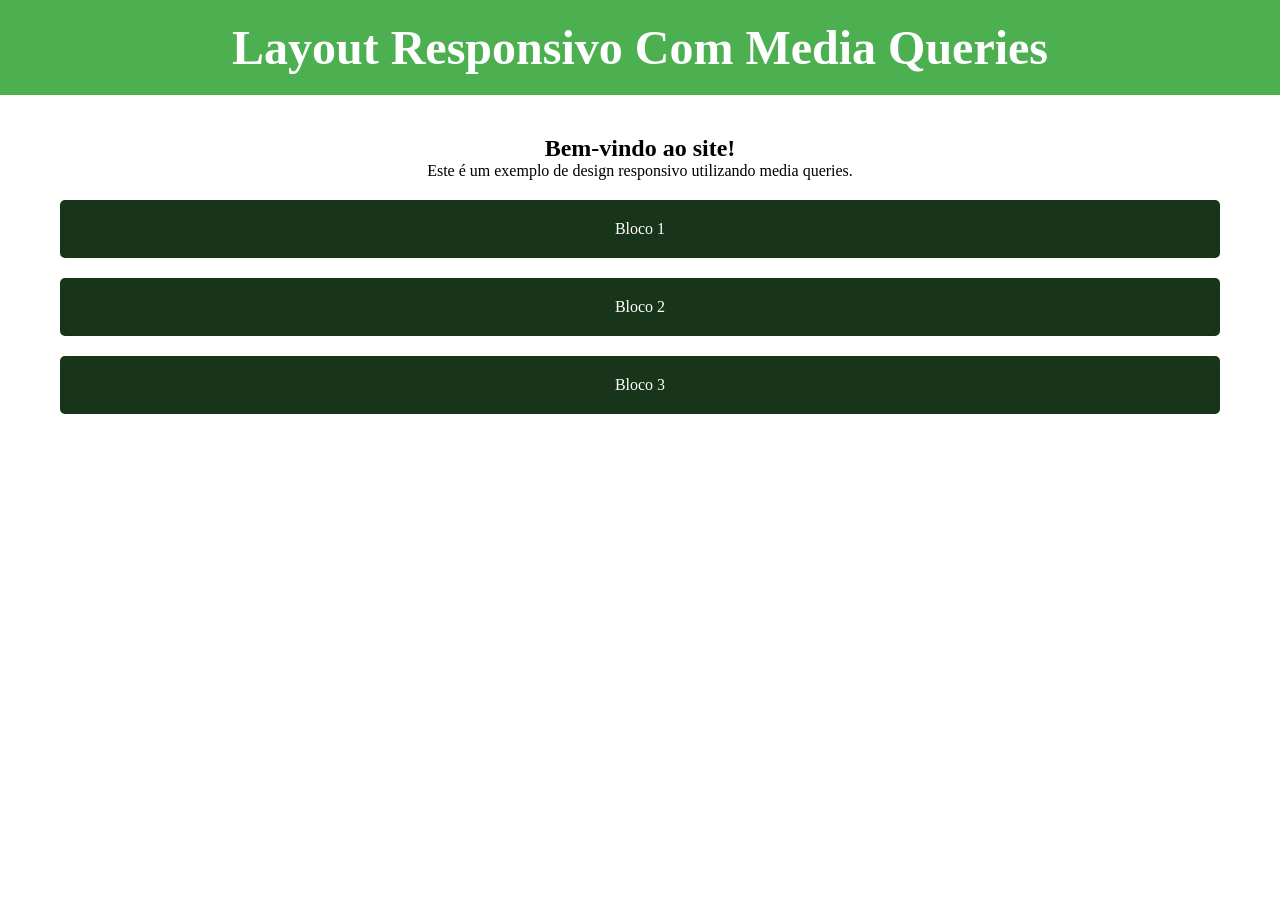
<file: Aula7/index.html>
<!DOCTYPE html>
<html lang="pt-br">
<head>
    <meta charset="UTF-8">
    <meta name="viewport" content="width=device-width, initial-scale=1.0"> 
    <title>Responsividade</title>
    <style>
        *{
            padding: 0;
            margin: 0;
            box-sizing: border-box;
        }
        body{
            font-family: Georgia, 'Times New Roman', Times, serif;
            text-align: center;
        }
        header{
            background-color: #4caf50;
            color: #fff;
            font-size: 24px;
            padding: 20px;
        }
        .container{
            max-width: 1200px; 
            margin: 20px auto;
            padding: 20px;
        }
        .grid{
            margin-top: 20px;
            display: grid;
            gap: 20px;
        }
        .box{
            flex: 1;
            background-color: #183519;
            padding: 20px;
            border-radius: 5px;
            color: #fff;
        }
        @media (max-width: 768px){
            .grid{
                grid-template-columns: repeat(3, 1fr);
            }
        }
    </style>
</head>
<body>
    <header>
        <h1>Layout Responsivo Com Media Queries</h1>
    </header>
    <div class="container">
        <h2>Bem-vindo ao site!</h2>
        <p>Este é um exemplo de design responsivo utilizando media queries.</p>
        <div class="grid">
            <div class="box">Bloco 1</div>
            <div class="box">Bloco 2</div>
            <div class="box">Bloco 3</div>
        </div>
    </div>
</body>
</html>
</file>
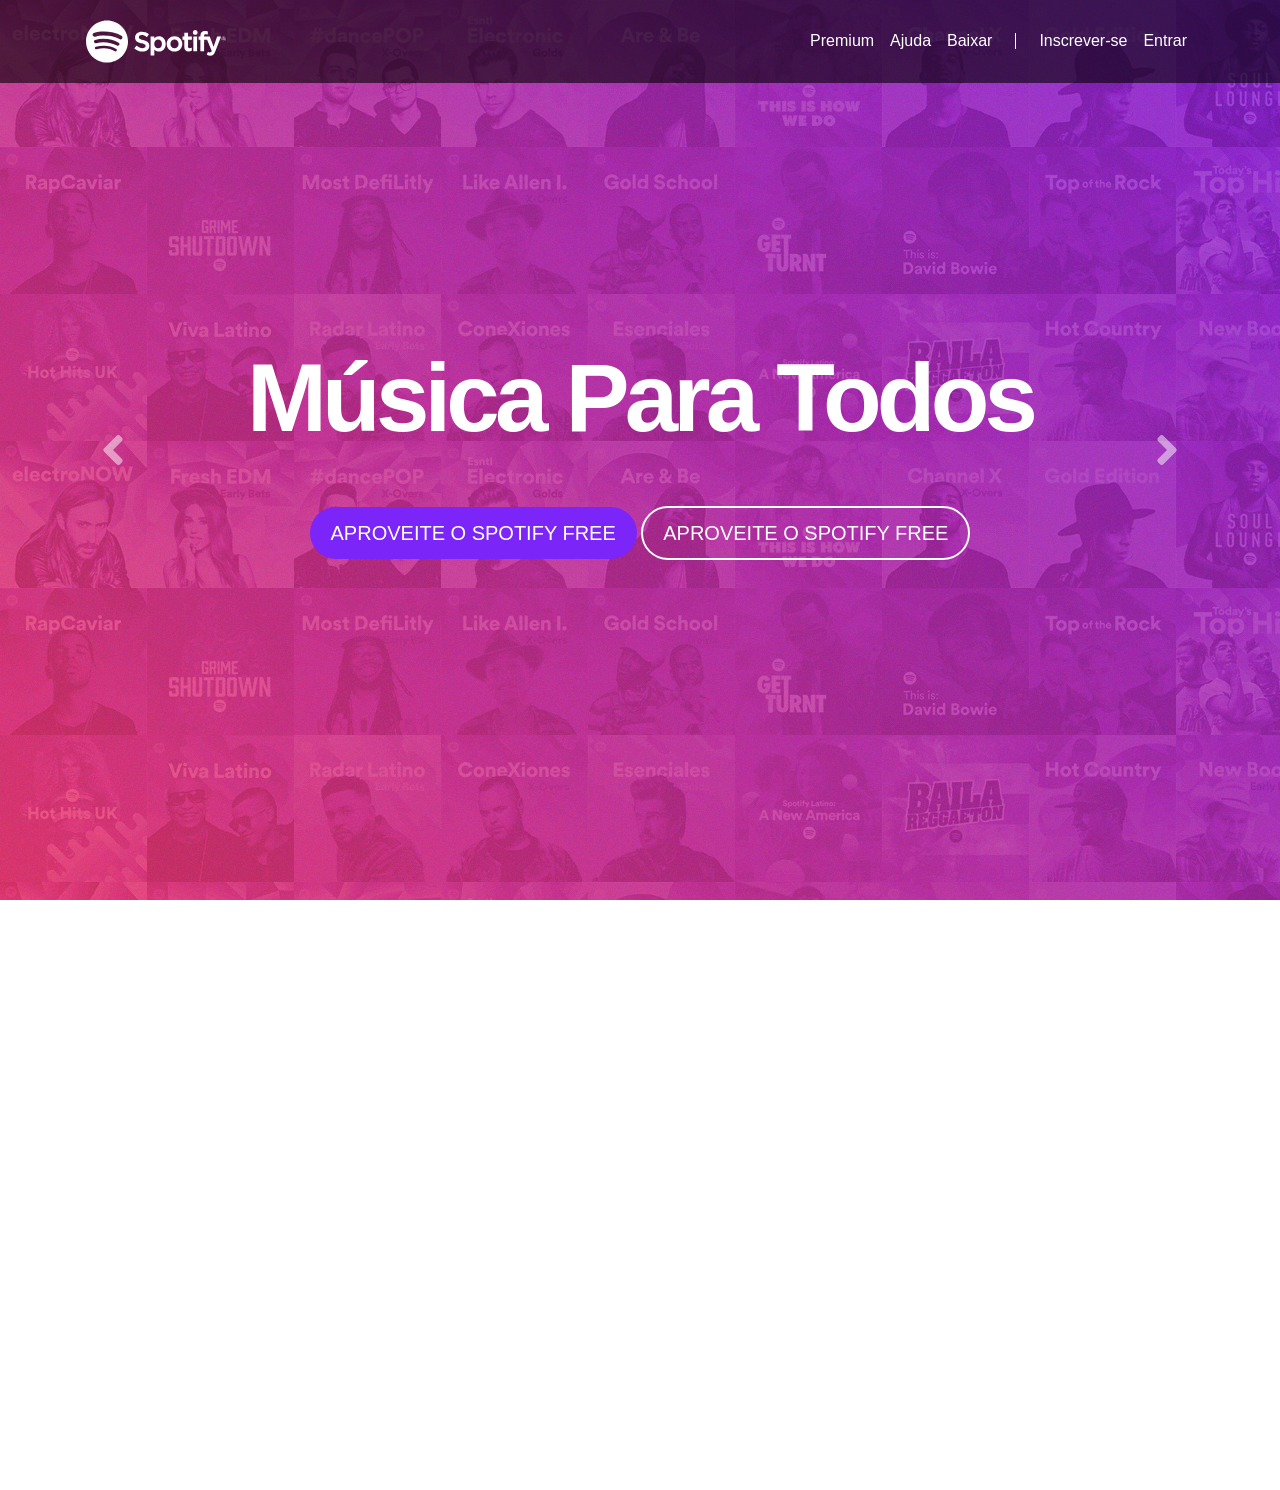
<file: spotify/index.html>
<!DOCTYPE html>
<html lang="pt-BR">

<head>
    <meta charset="UTF-8">
    <meta name="viewport" content="width=device-width, initial-scale=1.0">
    <title>Spotify</title>


    <!-- Bootstrap CSS -->
    <link rel="stylesheet" href="https://stackpath.bootstrapcdn.com/bootstrap/4.1.3/css/bootstrap.min.css"
        integrity="sha384-MCw98/SFnGE8fJT3GXwEOngsV7Zt27NXFoaoApmYm81iuXoPkFOJwJ8ERdknLPMO" crossorigin="anonymous">

    <!-- Font Awesome -->
    <link rel="stylesheet" href="https://use.fontawesome.com/releases/v5.3.1/css/all.css"
        integrity="sha384-mzrmE5qonljUremFsqc01SB46JvROS7bZs3IO2EmfFsd15uHvIt+Y8vEf7N7fWAU" crossorigin="anonymous">

    <link rel="stylesheet" href="./css/estilo.css">
    <link rel="shortcut icon" href="./imagens/favicon.png" type="image/x-icon">
</head>

<body>
    <header>
        <nav class="navbar navbar-expand-md navbar-light fixed-top navbar-transparente">

            <div class="container">
                <a href="index.html" class="navbar-brand"><img src="imagens/spotify.svg" width="142">
                </a>
                <button class="navbar-toggler" data-toggle="collapse" data-target="#nav-principal">
                    <i class="fas fa-bars text-white"></i>
                </button>
                <div class="collapse navbar-collapse" id="nav-principal">
                    <ul class="navbar-nav ml-auto">
                        <li class="nav-item">
                            <a href="" class="nav-link">Premium</a>
                        </li>
                        <li class="nav-item">
                            <a href="" class="nav-link">Ajuda</a>
                        </li>
                        <li class="nav-item">
                            <a href="" class="nav-link">Baixar</a>
                        </li>
                        <li class="nav-item divisor"></li>
                        <li class="nav-item">
                            <a href="" class="nav-link">Inscrever-se</a>
                        </li>
                        <li class="nav-item">
                            <a href="" class="nav-link">Entrar</a>
                        </li>
                    </ul>
                </div>
            </div>
        </nav>
    </header>

    <section id="home" class="d-flex">
        <div class="container align-self-center">
            <div class="row">
                <div class="col-md-12 capa">
                    <div id="carousel-spotify" class="carousel slide" data-ride="carousel">
                        <div class="carousel-inner">
                            <div class="carousel-item active">
                                <h1>Música Para Todos</h1>
                                <a href="" class="btn btn-lg btn-custom btn-roxo">Aproveite o Spotify Free</a>
                                <a href="" class="btn btn-lg btn-custom btn-branco">Aproveite o Spotify Free</a>
                            </div>
                            <div class="carousel-item">
                                <h1>As Melhores Rádios</h1>
                                <a href="" class="btn btn-lg btn-custom btn-branco"><i class="fas fa-music"></i>Ouça Agora</a>
                            </div>
                        </div>
                        <!-- controlador -->
                         <a href="#carousel-spotify" class="carousel-control-prev " data-slide="prev"><i class="fas fa-angle-left fa-3x"></i></a>
                         <a href="#carousel-spotify" class="carousel-control-next " data-slide="next"><i class="fas fa-angle-right fa-3x"></i></a>
                    </div>
                </div>
            </div>
        </div>
    </section>
    <section id="servicos" class="caixa">
        <div class="container">
            <div class="row">
                <div class="col-md-6">
                    <div class="row albuns">
                        <div class="col-md-6">
                            <img src="imagens/img1.jpg" class="img-fluid">
                        </div>
                        <div class="col-md-6">
                            <img src="imagens/img2.jpg" class="img-fluid">
                        </div>
                    </div>
                    <div class="row albuns">
                        <div class="col-md-6">
                            <img src="imagens/img3.jpg" class="img-fluid">
                        </div>
                        <div class="col-md-6">
                            <img src="imagens/img4.jpg" class="img-fluid">
                        </div>
                    </div>
                </div>
                <div class="col-md-6">
                    <h2>O que Spotify tem?</h2>
                    <h3>Músicas</h3>
                    <p>Lorem ipsum dolor sit amet consectetur adipisicing elit. Dicta tempora, minima eligendi dolor molestias officia nihil eius saepe distinctio reprehenderit voluptatibus quisquam fugiat quaerat incidunt facilis placeat suscipit illum! Consectetur.</p>
                    <h3>Playlists</h3>
                    <p>Lorem ipsum dolor sit, amet consectetur adipisicing elit. Ea modi sit cum, suscipit perspiciatis labore laboriosam ratione quis pariatur. Illum ipsum laudantium labore laborum aliquam, hic quia voluptate sit qui.</p>
                    <h3>Podcast</h3>
                    <p>Lorem ipsum dolor sit amet, consectetur adipisicing elit. Aspernatur aliquid ab ut fugiat nemo voluptatibus sapiente facere accusamus, blanditiis saepe ad perferendis deserunt deleniti accusantium nostrum? Fugiat natus provident sint.</p>
                </div>
            </div>
        </div>
    </section>

    <!-- JavaScript (Opcional) -->
    <!-- jQuery primeiro, depois Popper.js, depois Bootstrap JS -->
    <script src="https://code.jquery.com/jquery-3.3.1.slim.min.js" integrity="sha384-q8i/X+965DzO0rT7abK41JStQIAqVgRVzpbzo5smXKp4YfRvH+8abtTE1Pi6jizo" crossorigin="anonymous"></script>
    <script src="https://cdnjs.cloudflare.com/ajax/libs/popper.js/1.14.3/umd/popper.min.js" integrity="sha384-ZMP7rVo3mIykV+2+9J3UJ46jBk0WLaUAdn689aCwoqbBJiSnjAK/l8WvCWPIPm49" crossorigin="anonymous"></script>
    <script src="https://stackpath.bootstrapcdn.com/bootstrap/4.1.3/js/bootstrap.min.js" integrity="sha384-ChfqqxuZUCnJSK3+MXmPNIyE6ZbWh2IMqE241rYiqJxyMiZ6OW/JmZQ5stwEULTy" crossorigin="anonymous"></script>

</body>

</html>
</file>
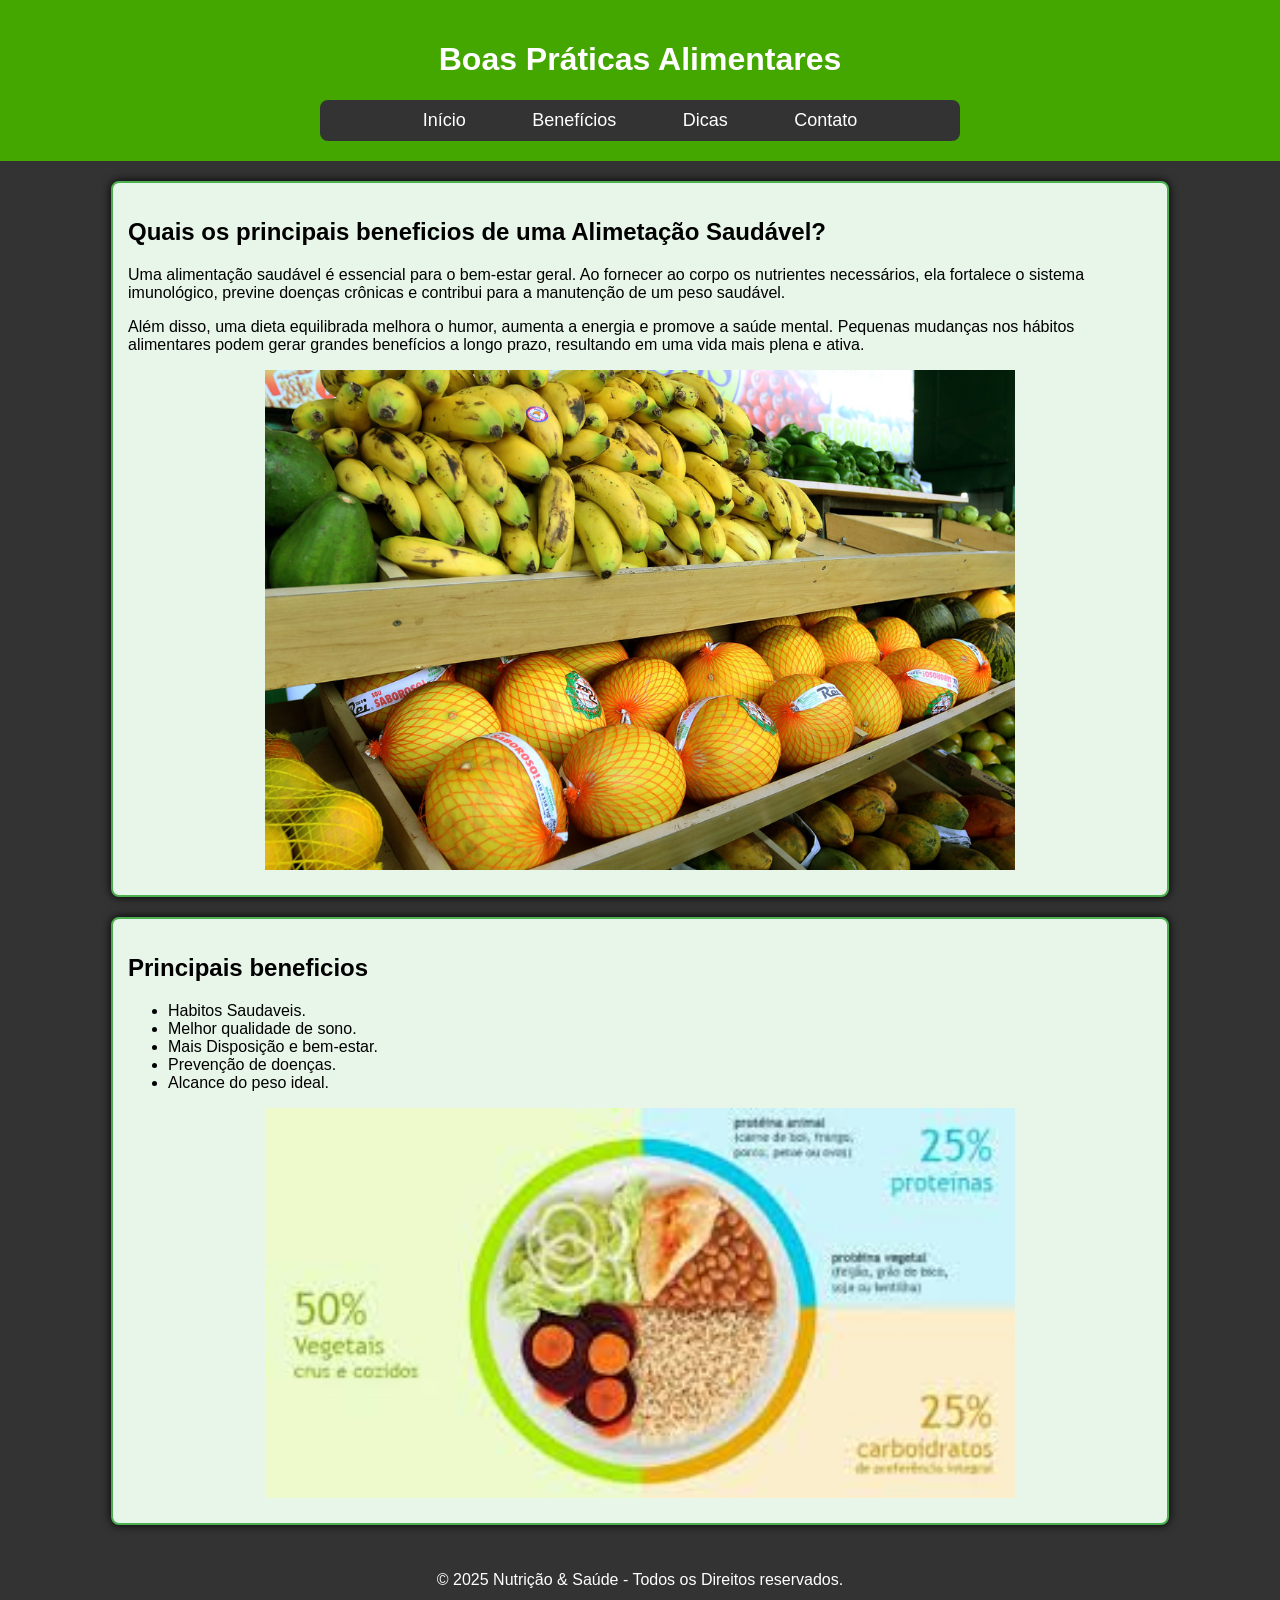
<file: Atividade3/beneficios.html>
<!DOCTYPE html>
<html lang="pt-BR">
<head>
    <meta charset="UTF-8">
    <meta name="viewport" content="width=device-width, initial-scale=1.0">
    <title>Boas Práticas Alimentares</title>
    <link rel="stylesheet" href="./css/estilo.css">
</head>
<body>

    <header>
        <h1>Boas Práticas Alimentares</h1>
        <nav class="nav-container">
            <ul>
                <li><a href="BOX.html">Início</a></li>
                <li><a href="beneficios.html">Benefícios</a></li>
                <li><a href="dicas.html">Dicas</a></li>
                <li><a href="contato.html">Contato</a></li>
                
            </ul>
        </nav>
    </header>
    
    <main>
        <section class="conteudo">
            <h2>Quais os principais beneficios de uma Alimetação Saudável?</h2>
            <p>Uma alimentação saudável é essencial para o bem-estar geral. Ao fornecer ao corpo os nutrientes necessários, ela fortalece o sistema imunológico, previne doenças crônicas e contribui para a manutenção de um peso saudável.</p>
            <p>Além disso, uma dieta equilibrada melhora o humor, aumenta a energia e promove a saúde mental. Pequenas mudanças nos hábitos alimentares podem gerar grandes benefícios a longo prazo, resultando em uma vida mais plena e ativa.
            </p>
            <img src="./imagens/alimentacaosaudavel.jpg" alt="alimentação Saudável">
        </section>

        <section class="conteudo destaque">
            
            <h2>Principais beneficios</h2>

            <ul>
                <li>Habitos Saudaveis.</li>
                <li>Melhor qualidade de sono.</li>
                <li>Mais Disposição e bem-estar.
                </li>
                <li>Prevenção de doenças.</li>
                <li>Alcance do peso ideal.</li>
            </ul>
            <img src="imagens/pratodecumida.jpeg" alt="Dicas de alimentação">
    </main>

    <footer>
        <p>&copy; 2025 Nutrição & Saúde - Todos os Direitos reservados.</p>
    </footer>
</body>
</html>
</file>
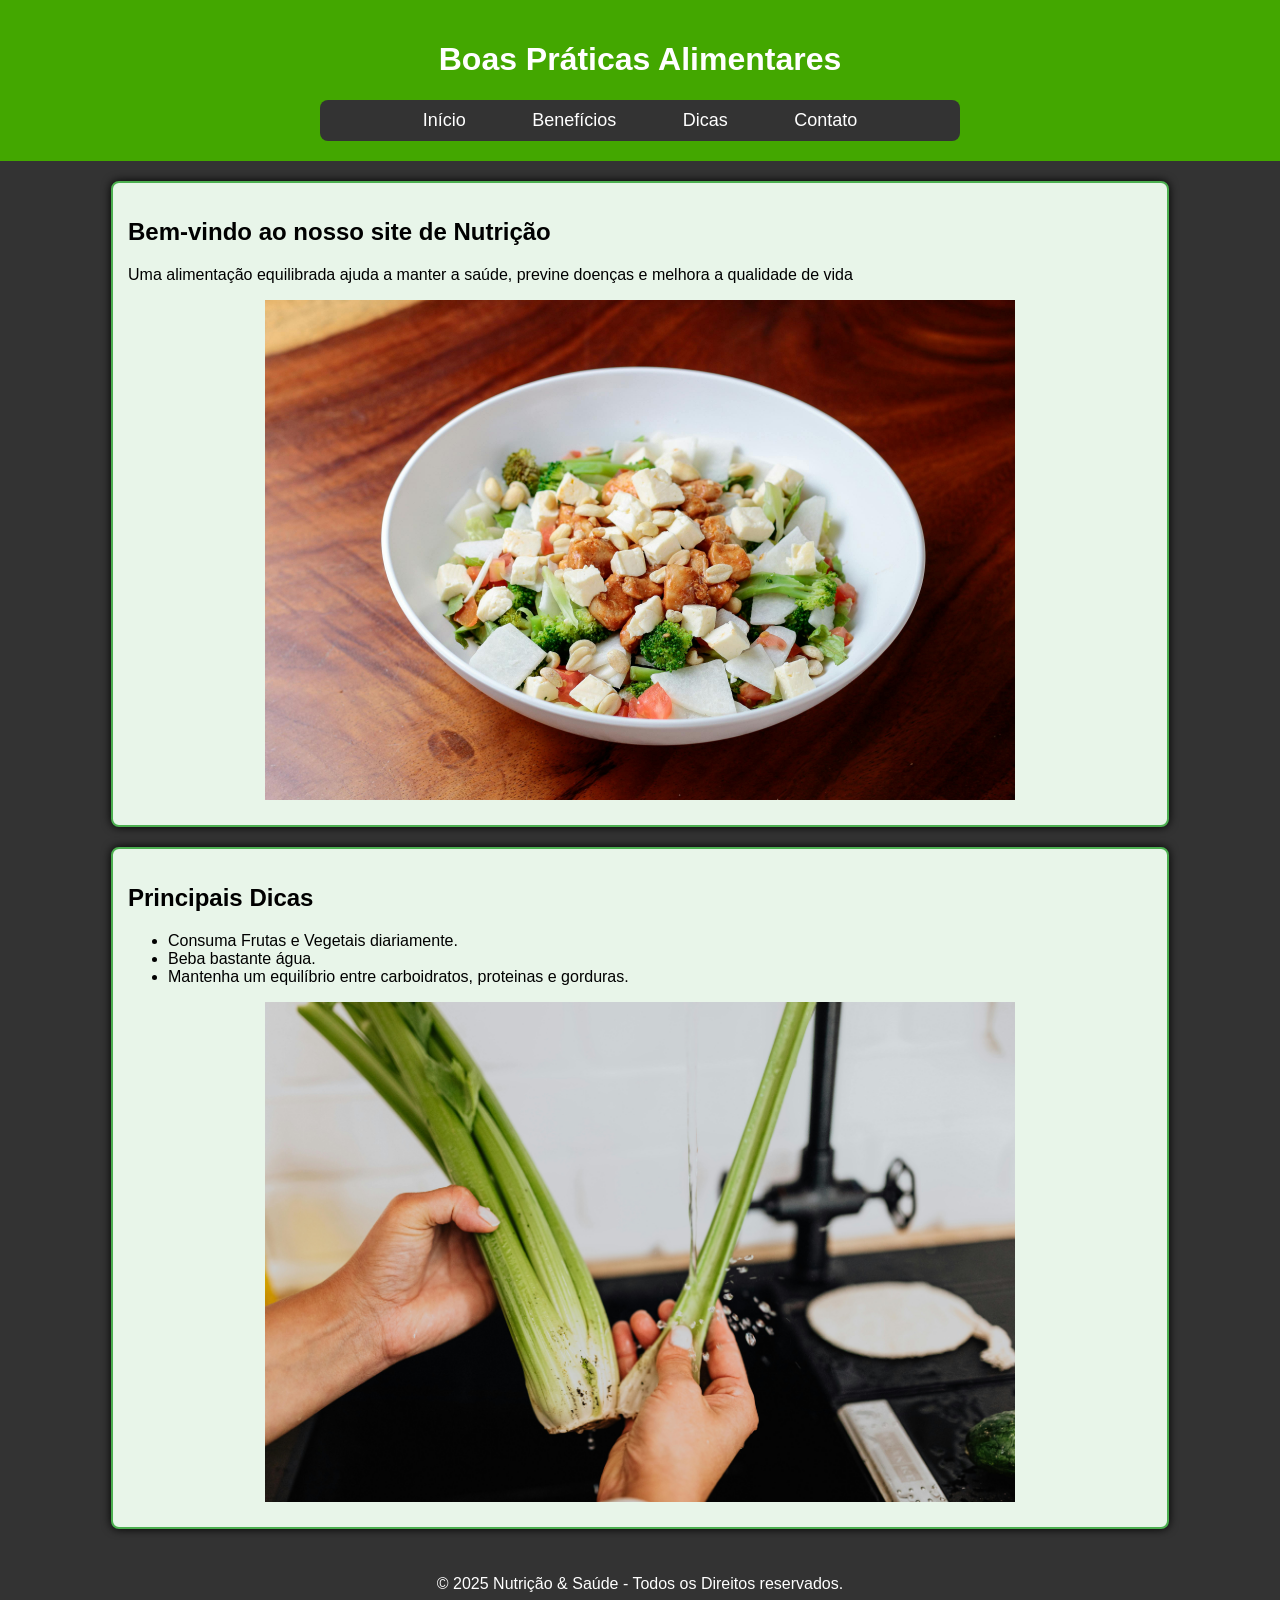
<file: Atividade3/BOX.html>
<!DOCTYPE html>
<html lang="pt-BR">
<head>
    <meta charset="UTF-8">
    <meta name="viewport" content="width=device-width, initial-scale=1.0">
    <title>Boas Práticas Alimentares</title>
    <link rel="stylesheet" href="./css/estilo.css">
</head>
<body>

    <header>
        <h1>Boas Práticas Alimentares</h1>
        <div class="align_box">
        <nav class="nav-container">
            <ul> 
                <li><a href="BOX.html">Início</a></li>
                <li><a href="beneficios.html">Benefícios</a></li>
                <li><a href="dicas.html">Dicas</a></li>
                <li><a href="contato.html">Contato</a></li>
                
            </ul>
        </nav>
    </div>
    </header>
    
    <main>
        <section class="conteudo">
            <h2>Bem-vindo ao nosso site de Nutrição</h2>
            <p>Uma alimentação equilibrada ajuda a manter a saúde, previne doenças e melhora a qualidade de vida</p>
            <img src="./imagens/comida.jpeg" alt="alimentação Saudável">
        </section>

        <section class="conteudo destaque">
            
            <h2>Principais Dicas</h2>

            <ul>
                <li>Consuma Frutas e Vegetais diariamente.</li>
                <li>Beba bastante água.</li>
                <li>Mantenha um equilíbrio entre carboidratos, proteinas e gorduras.
                </li>
            </ul>
            <img src="imagens/nutricao.jpeg" alt="Dicas de alimentação">
    </main>

    <footer>
        <p>&copy; 2025 Nutrição & Saúde - Todos os Direitos reservados.</p>
    </footer>
</body>
</html>
</file>
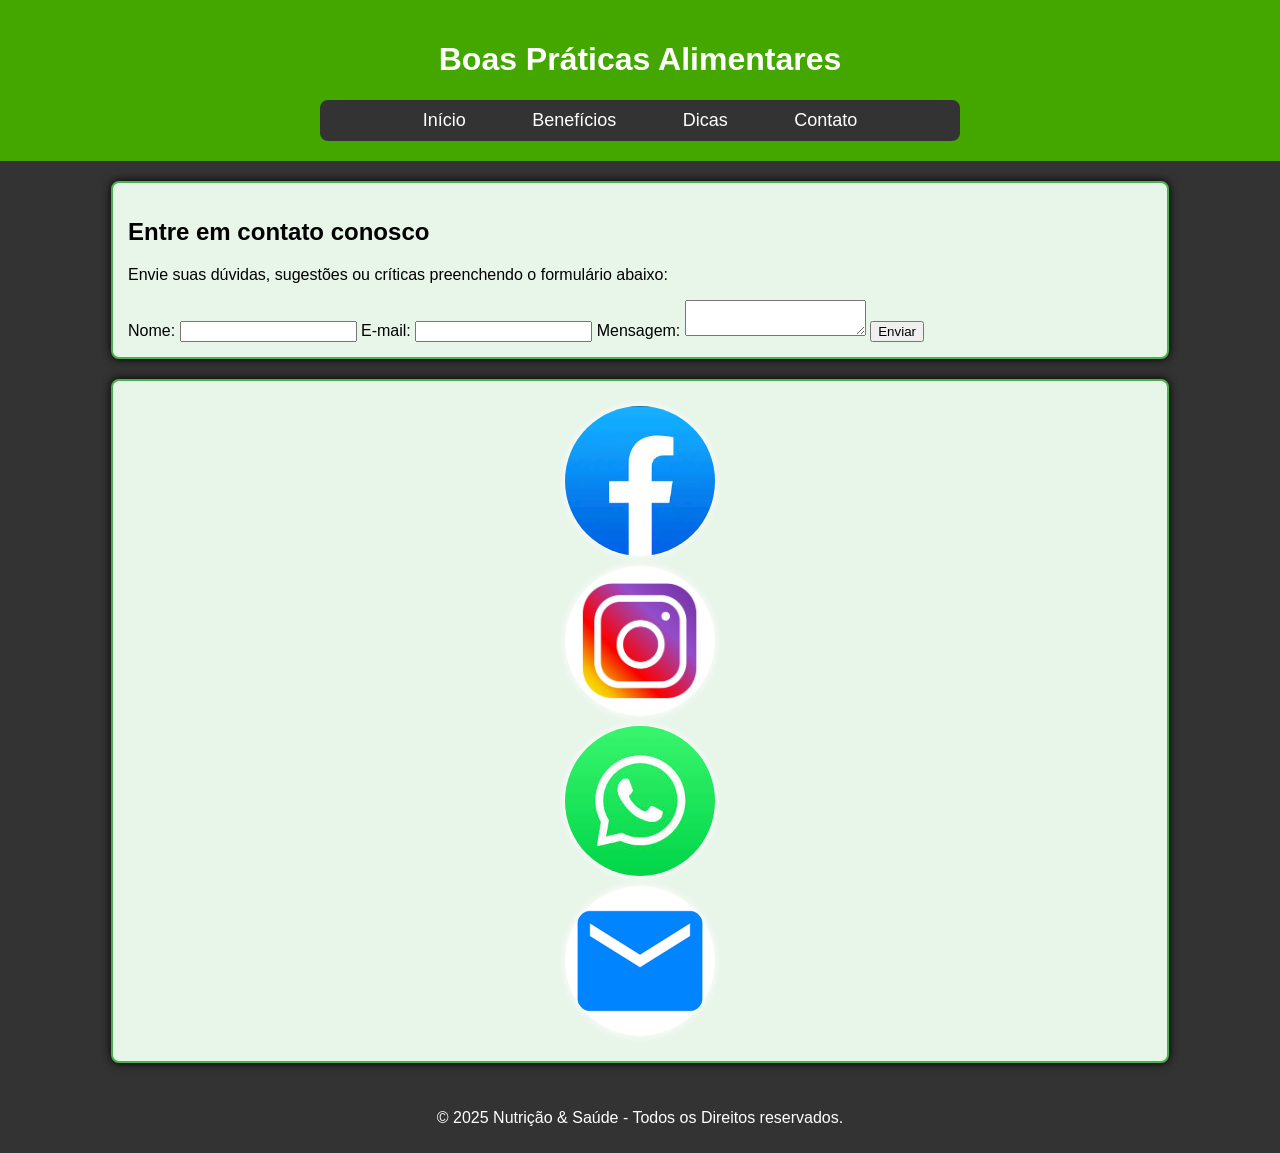
<file: Atividade3/contato.html>
<!DOCTYPE html>
<html lang="pt-BR">
<head>
    <meta charset="UTF-8">
    <meta name="viewport" content="width=device-width, initial-scale=1.0">
    <title>Boas Práticas Alimentares</title>
    <link rel="stylesheet" href="./css/estilo.css">
</head>
<style>
    img{
        width: 150px;
        height: 150px;
        border-radius: 50%;
        box-shadow: 0 0 10px white;
    }
    #contatos{
        display: grid;
        grid-template-columns: 0;
        grid-template-rows: 0;
        gap: 10px;
        justify-content: center;
        align-items: center;
        margin: 20px;
        margin-left: auto;
        margin-right: auto;
    }
</style>
<body>
    <header>
        <h1>Boas Práticas Alimentares</h1>
        <nav class="nav-container">
            <ul>
                <li><a href="BOX.html">Início</a></li>
                <li><a href="beneficios.html">Benefícios</a></li>
                <li><a href="dicas.html">Dicas</a></li>
                <li><a href="contato.html">Contato</a></li>
                
            </ul>
        </nav>
    </header>
    <main>
        <section class="conteudo">
            <h2>Entre em contato conosco</h2>
            <p>Envie suas dúvidas, sugestões ou críticas preenchendo o formulário abaixo:</p>
            <form>
                <label for="nome">Nome:</label>
                <input type="text" id="nome" name="nome" required>
                <label for="email">E-mail:</label>
                <input type="email" id="email" name="email" required>
                <label for="mensagem">Mensagem:</label>
                <textarea id="mensagem" name="mensagem" required></textarea>
                <button type="submit">Enviar</button>
            </form>
        </section>
        <section class="conteudo">
            <div #contatos>
                <img src="./imagens/facebook.jpg" alt="facebook">
                <img src="./imagens/instagram.jpg" alt="instagram">
                <img src="./imagens/whatsapp.jpg" alt="whatsapp">
                <img src="./imagens/email.png" alt="email">
            </div>
        </section>
    </main>
    <footer>
        <p>&copy; 2025 Nutrição & Saúde - Todos os Direitos reservados.</p>
    </footer>
</body>
</html>
</file>
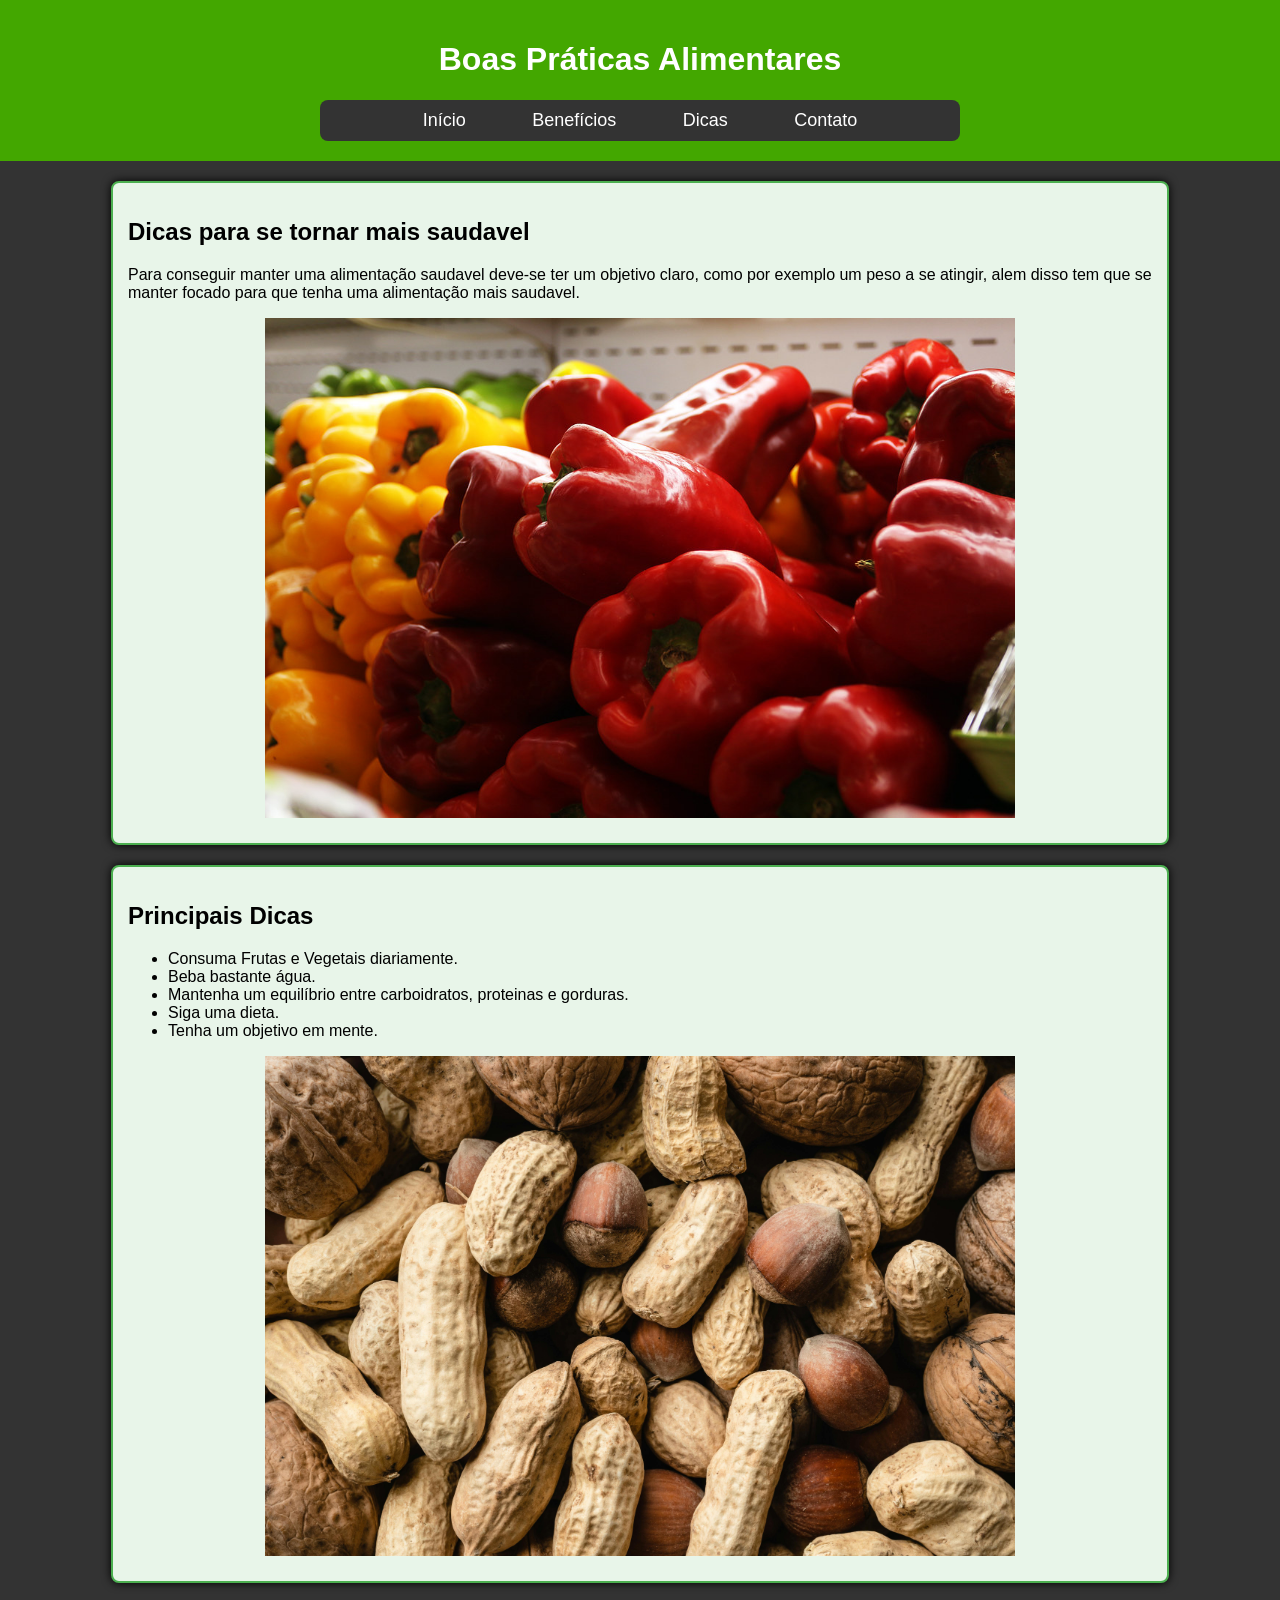
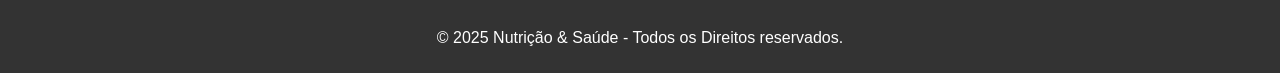
<file: Atividade3/dicas.html>
<!DOCTYPE html>
<html lang="pt-BR">
<head>
    <meta charset="UTF-8">
    <meta name="viewport" content="width=device-width, initial-scale=1.0">
    <title>Boas Práticas Alimentares</title>
    <link rel="stylesheet" href="./css/estilo.css">
</head>
<body>

    <header>
        <h1>Boas Práticas Alimentares</h1>
        <nav class="nav-container">
            <ul>
                <li><a href="BOX.html">Início</a></li>
                <li><a href="beneficios.html">Benefícios</a></li>
                <li><a href="dicas.html">Dicas</a></li>
                <li><a href="contato.html">Contato</a></li>
                
            </ul>
        </nav>
    </header>
    
    <main>
        <section class="conteudo">
            <h2>Dicas para se tornar mais saudavel</h2>
            <p>Para conseguir manter uma alimentação saudavel deve-se ter um objetivo claro, como por exemplo um peso a se atingir, alem disso tem que se manter focado para que tenha uma alimentação mais saudavel.</p>
            <img src="./imagens/dicabacia.jpg" alt="alimentação Saudável">
        </section>

        <section class="conteudo destaque">
            
            <h2>Principais Dicas</h2>

            <ul>
                <li>Consuma Frutas e Vegetais diariamente.</li>
                <li>Beba bastante água.</li>
                <li>Mantenha um equilíbrio entre carboidratos, proteinas e gorduras.
                </li>
                <li>Siga uma dieta.</li>
                <li>Tenha um objetivo em mente.</li>
            </ul>
            <img src="imagens/dicassembacia.jpeg" alt="Dicas de alimentação">
    </main>

    <footer>
        <p>&copy; 2025 Nutrição & Saúde - Todos os Direitos reservados.</p>
    </footer>
</body>
</html>
</file>
<file: Atividade2/estilo.css>
body {
    font-family: Arial, Helvetica, sans-serif;
    font-size: 18px;
    background-color: #f4f4f4;
    margin: 20px;
    margin-left: auto;
    margin-right: auto;
    width: 870px;
    max-width: 100%;
    padding: 75px;
    box-shadow: 0 0 10px rgba(0, 0, 0, 0.1);
    background: #f4f4f4;
}
header {
    padding: 1px 0;
    text-align: left;
    margin-left: 80px;
}
.container {
    display: flex;
    align-items: center;
}
#fotoeu {
    border-radius: 50%;
    width: 200px;
    height: 200px;
}
.linha {
    border: 3px solid #817d7d;
}
.lista {
    padding: 8px;
    margin-left: 0;
}
</file>
<file: Atividade4/css/style.css>
*{
    margin: 0;
    padding: 0;
    box-sizing: border-box;
}
body {
    display: flex;
    flex-direction: column;
    background-color: #b5b8bb;
    color: #D1D1D1;
    font-family: Arial, Helvetica, sans-serif;
}
header {
    background-color: #1C3D5B;
    text-align: center;
    font-size: 18px;
    padding: 10px;
    color: #E8E1D6;
}
.container {
    max-width: 1800px;
    margin: 20px auto;
}
.grid {
    display: grid;
    gap: 20px;
    grid-template-columns: repeat(3, 1fr);
}
.imagens {
    width: 430px;
    height: 300px;
    border-radius: 10px;
}
.receita {
    color: #1C3D5B; 
    background-color: #E8E1D6;
    border-radius: 10px;
    box-shadow: 0px 0px 10px #D1D1D1;
    margin: 20px auto;
    padding: 10px;
    max-width: 450px;
    max-height: 360px;
    overflow: hidden;
    transition: max-height 1s ease;
}
.receita:hover{
    transform: scale(1.05);
    transition: max-height 1.5s ease;
    max-height: 1000px;
    box-shadow: 0px 0px 10px #A7C6ED;
}
.receita h2{
    text-align: center;
    margin-bottom: 10px;
}
.receita h3{
    text-align: left;
    padding: 5px;
}
.receita:nth-child(1)>h2::before {
    content: "🍙";
}
.receita:nth-child(1)>h2::after {
    content: "🍙";
}
.receita:nth-child(2)>h2::before {
    content: "🍲";
}
.receita:nth-child(2)>h2::after {
    content: "🍲";
}
.receita:nth-child(3)>h2::before {
    content: "🥒";
}
.receita:nth-child(3)>h2::after {
    content: "🥒";
}
.receita:nth-child(4)>h2::before {
    content: "🍳";
}
.receita:nth-child(4)>h2::after {
    content: "🍳";
}
.receita:nth-child(5)>h2::before {
    content: "🍚";
}
.receita:nth-child(5)>h2::after {
    content: "🍚";
}
.receita:nth-child(6)>h2::before {
    content: "🍜";
}
.receita:nth-child(6)>h2::after {
    content: "🍜";
}
.receita:nth-child(7)>h2::before {
    content: "🍯";
}
.receita:nth-child(7)>h2::after {
    content: "🍯";
}
.receita:nth-child(8)>h2::before {
    content: "🥟";
}
.receita:nth-child(8)>h2::after {
    content: "🥟";
}
.receita:nth-child(9)>h2::before {
    content: "🍡";
}
.receita:nth-child(9)>h2::after {
    content: "🍡";
}
ul li {
    margin-left: 20px;
    padding: 3px;
}
ol li{
    margin-left: 20px;
    padding: 3px;
}
footer{
    background-color: #1C3D5B;
    color: #D1D1D1;
    text-align: center;
    padding: 10px;
    margin-top: 20px;
}
@media (max-width: 1368px) {
    .grid {
        grid-template-columns: repeat(2, 1fr);
    } 
}
@media (max-width: 968px) {
    .grid {
        grid-template-columns: 1fr;
    }
}
</file>
<file: Aula4/estilo.css>
.externo{
    background-color: purple;
    font-size: 50px;
    margin: 30px;
    padding: 50px;
    border: 8px double orange;
    color: white;
    text-align: center;
}
</file>
<file: Aula5/css/estilo.css>
*{
    margin: 0;
    padding: 0;
}
body{
    background-color: #565656;
    font-family: Arial, Helvetica, sans-serif;
    margin: 0;
    padding: 0; 
    color: #f1efef;
}
header{
    background-color: rgb(86, 86, 207);
    text-align: center;
    padding: 20px;
}
nav ul{
    background-color: #f1efef;
    list-style: none;
    margin: 0;
    padding: 0;
    display: flex;
    justify-content: center;
}
nav ul li{
    padding: 15px;
    transition: background-color 0.3s ease, color 0.3s ease, border-radius 0.3s ease;
}
nav ul li a{
    color: rgb(86, 86, 207);
    text-decoration: none;
    font-size: 18px;
}
nav ul li:hover {
    background-color: rgb(86, 86, 207);
    border-bottom-left-radius: 100%;
    border-bottom-right-radius: 100%;
}
nav ul li:hover a {
    color: #f1efef;
}
.container{
    display: flex;
    flex-wrap: wrap;
    margin: 20px;
}
.conteudo{
    flex: 1; /* ocupa mais espaço na barra lateral */
    background-color: #333;
    padding: 20px;
    margin-right: 10px;
    border-radius: 8px;
    box-shadow: 0px 0px 10px rgb(86, 86, 207);
}
.sidebar{
    flex: 1;
    background-color: #333;
    padding: 20px;
    margin-left: 10PX;
    border-radius: 8px;
    box-shadow: 0px 0px 10px rgb(86, 86, 207);
    
}

footer{
    background-color: #333;
    color: #f4f4f4;
    text-align: center;
    padding: 10px;
    margin-top: 20px;
}

.imagem{
    padding: 10px;
    flex:2;
    border-radius: 15px;
    box-shadow: 0px 0px 10px #333;
    margin-bottom: 20px;
}
.video{
    padding: 10px;
    flex: 2;
    border-radius: 15px;
    box-shadow: 0px 0px 10px #333;
}
.secao{
    display: grid;
    grid-template-columns: 1;
    grid-template-rows: 2;
    text-align: center;
    justify-items: center;
}
/* RESPONSIVIDADE */
@media (max-width: 1200px){
    .container{
        flex-direction: column;
    }
    .conteudo, .sidebar{
        margin-right: 0; /* Remove a margem lateral */
        margin-bottom: 10px;
    }
    .secao{
        display: grid;
        grid-template-columns: 1;
        grid-template-rows: 2;
        text-align: center;
        justify-items: center;
        gap: 5px;
    }
    .imagem, .video{
        padding: 10px;
        margin-bottom: 10px;
    }
}
</file>
<file: Aula6/css/style.css>
* {
  margin: 0;  
  padding: 0;
  box-sizing: border-box;
}
body{
    display: flex;
    flex-direction: column;
    background-color: rgb(117, 117, 117);
    font-family: Arial, Helvetica, sans-serif;
    color: rgb(255, 254, 254);
}
header{
    background-color: rgb(218, 135, 58);
    padding: 1%;
    text-align: center;
    margin-bottom: 1%;
}
.grid{
    display: grid;
    grid-template-columns: repeat(3, 1fr);
    gap: 1%;
    padding: 1%;
}

.imagem img{
    width: 100%;
    height: auto;
    border-radius: 10px;
    box-shadow: 0px 0px 10px rgb(218, 135, 58);
}
footer{
    background-color: rgb(218, 135, 58);
    text-align: center;
    padding: 0.5%;
    margin-top: 1%;
}
@media (max-width: 880px){
    .grid{
        grid-template-columns: 1fr 1fr;
    }
}
@media (max-width: 720px){
    .grid{
        grid-template-columns: 1fr;
    }
}
</file>
<file: spotify/css/estilo.css>
/*
* 
* @author Jamilton Damasceno
*/
 
/* Layout
-----------------------------*/
html, body, #home {
	height: 100%;
	overflow-x: hidden;
}

body {
	background: url(../imagens/capa.png),
				url(../imagens/ruido.png),
				linear-gradient(50deg,#ff4169,#7c26f8);
	background-attachment: fixed;
	font-family: Helvetica,Arial,sans-serif;
}

/* Barra de navegação
-----------------------------*/
nav.navbar-transparente {
	padding: 15px 0px;
	background: rgba(0,0,0,0.6);
}

.navbar-light .navbar-nav .nav-link {
	color: white;
}

.navbar-light .navbar-nav .nav-link:hover {
	color: #9bf0e1;
}

.navbar-light .navbar-toggler {
    color: rgba(255,255,255,.5);
    border-color: rgba(255,255,255,0.5);
}

.divisor {
	width: 1px;
	background: white;
	margin: 12px 15px;
}

/* Capa
-----------------------------*/
.capa {
	text-align: center;
}

.btn-custom {
	color: white;
	border-radius: 500px;
	-webkit-border-radius: 500px;
    -moz-border-radius: 500px;
    text-transform: uppercase;
    transition: background 0.4s, color 0.4s;
    padding: 10px 20px;
}

.btn-roxo {
	background: #7c25f8;
}

.btn-roxo:hover {
	background: #6207e3;
	color: white;
}

.btn-branco {
	border: 2px solid white;
}

.btn-branco:hover {
	background-color: white;
	color: black;
}

.carousel-control-next, .carousel-control-prev {
	width: 5%;
}

/* Estrutura conteúdos
-----------------------------*/
.caixa {
	padding-top: 20px;
	padding-bottom: 20px;
}

#servicos {
	background: white;
}

#recursos {
	color: white;
}

#servicos h2, h3 {
	color: #7c25f8;
}

#recursos h2 {
	color: white;
}

#recursos h3 {
	color: #9bf0e1;
}

.albuns {
	padding: 10px 0;
}

.rotacionar {
	-ms-transform: rotate(30deg); /* IE 9 */
    -webkit-transform: rotate(30deg); /* Chrome, Safari, Opera */
    transform: rotate(30deg);
	padding-left: 80px;
}

/* Rodapé
-----------------------------*/
footer {
	background: #000;
	padding: 50px 0px 20px 0px;
	position: relative;
}

footer h4 {
	color: #919496;
	font-size: 0.8em;
	text-transform: uppercase;
}

footer .navbar-nav a {
	color: white;
	font-size: 0.8em;
}

footer .navbar-nav a:hover {
	color: #9bf0e1;
	text-decoration: none;
}

footer ul {
	list-style: none;
}

footer ul li {
	float: right;
	margin: 0 5px;
}

/* Tipografia
-----------------------------*/
h1 {
	font-weight: 900;
	letter-spacing: -0.05em;
	margin-bottom: 50px;
	color: white;
}

h2 {
	font-size: 3em;
	font-weight: 700;
	letter-spacing: -0.04em;
}

h3 {
	font-size: 2em;
	font-weight: 700;
	letter-spacing: -0.04em;
}



/* Extra small devices (portrait phones, less than 576px)*/
@media (max-width: 575.98px) {
	.btn-custom {
		margin: 10px 15px;
		font-size: 1em;
	}
}

/* Small devices (landscape phones, 576px and up) */
@media (min-width: 576px) and (max-width: 767.98px) {
	h1 {
		font-size: 3em;
	}
	.btn-custom {
		margin: 10px 15px;
	}
}

/* Medium devices (tablets, 768px and up)*/
@media (min-width: 768px) and (max-width: 991.98px) {
	h1 {
		font-size: 4em;
	}
}

/* Large devices (desktops, 992px and up)*/
@media (min-width: 992px) and (max-width: 1199.98px) {
	h1 {
		font-size: 5em;
	}
}

/* Extra large devices (large desktops, 1200px and up)*/
@media (min-width: 1200px) {
	h1 {
		font-size: 6em;
	}
}
</file>
<file: Atividade3/css/estilo.css>
/* Estilização geral do corpo da página
    */
    body {
        font-family: Arial, Helvetica, sans-serif;
        background-color: #f4f4f4;
        margin: 0;
        padding: 0;
        background-color: #333;
        display: flexbox;
        justify-content: center;
    }

/* Cabeçalho da página */
header {
    background-color: #43a700;
    color: #fff;
    text-align: center;
    padding: 20px;
 
}

/* Estilização do contêiner de navegação */
.nav-container {
    background-color: #333;
    text-align: center;
    padding: 10px;
    margin: 0 auto; /* Centraliza o contêiner */
    width: 50%; /* Ajuste a largura */
    border-radius: 8px; /* Arredonda os cantos da borda */
}

/* Estilização do menu de navegação */
nav ul {
    list-style: none;
    padding: 0;
    margin: 0;
}

nav ul li {
    display: inline; /* Exibe os itens da lista na mesma linha */
    margin: 5%;
}

nav ul li a {
    color: #fff;
    text-decoration: none; /* Remove o sublinhado dos links */
    font-size: 18px;
}

    /*---Classes---*/
    .conteudo{
        background-color: #e8f5e9;
        margin: 20px auto; /*centralizar a caixa e adiciona um espaçamento*/
        padding: 15px;
        width: 80%;
        box-shadow: 0px 0px 10px rgba(0,0,0);/*Adiciona sombra*/
        border-radius: 8px; /*arredonda os cantos da borda*/
        border: 2px solid #4caf50

    }
    .destaque{
        border: 2px solid #4caf50;
        padding: 15px;
        background-color: #e8f5e9;   
    }
    img {
        width: 100%;
        max-width: 750px;
        display: block;  /* remove espaçamentos */
        margin: 10px auto; /* Centraliza a imagem */
    }
    footer{
        background-color: #333;
        color: #fff;
        text-align: center;
        padding: 10px;
        /* fixar o rodapé embaixo da pagina */
        position: relative;
        bottom: 0;
    }
</file>
